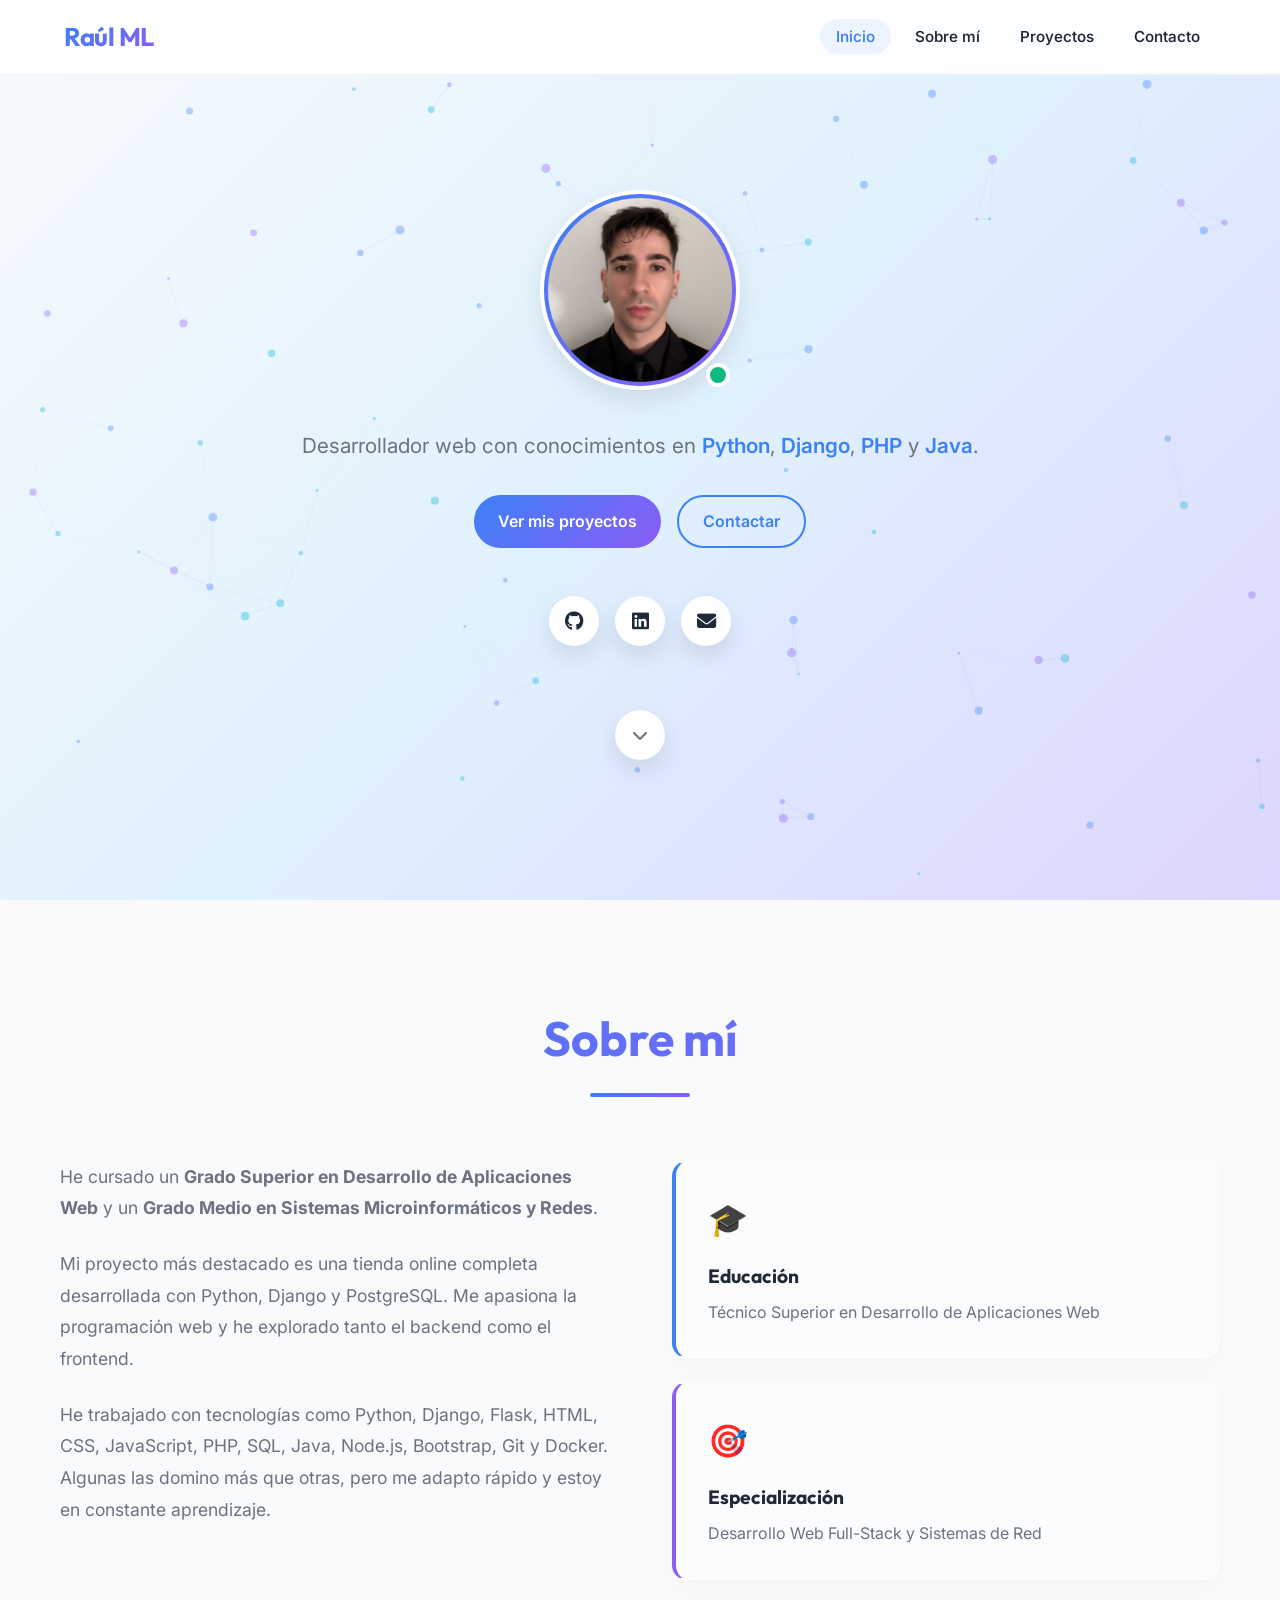
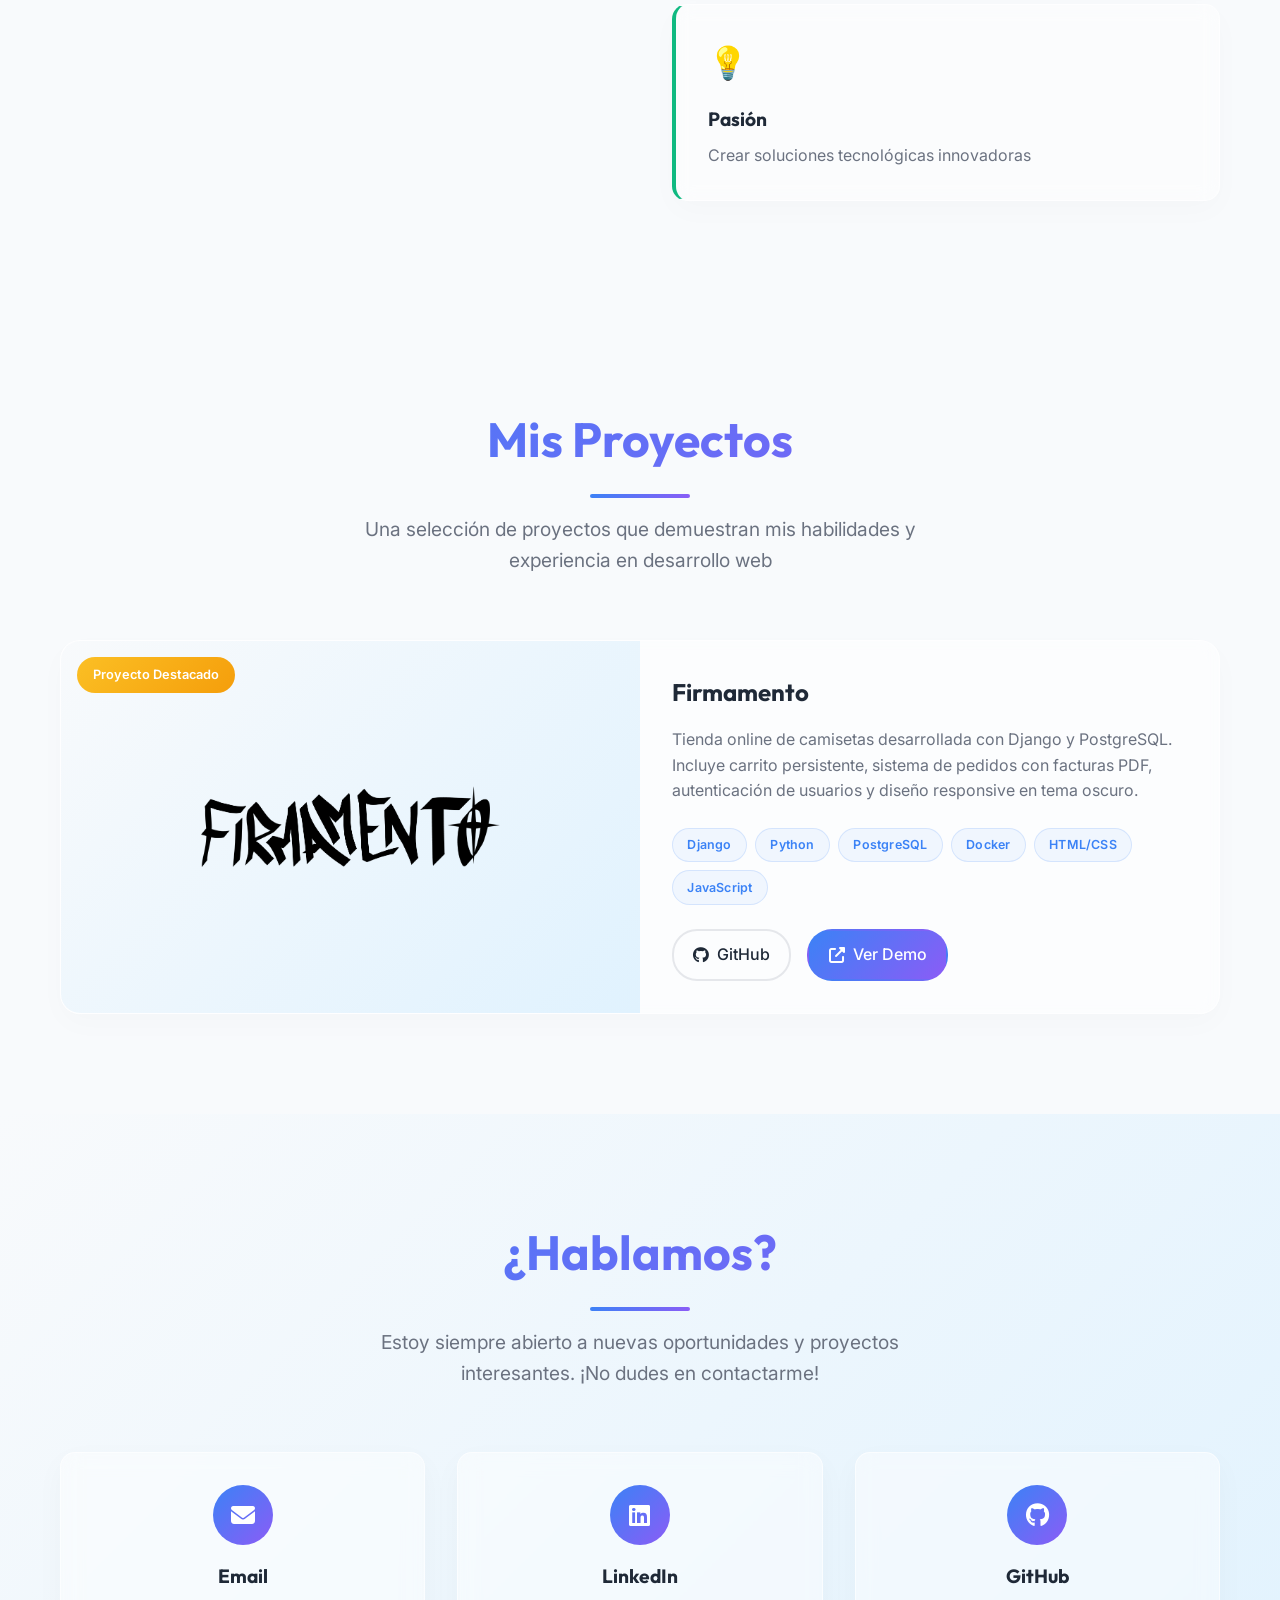
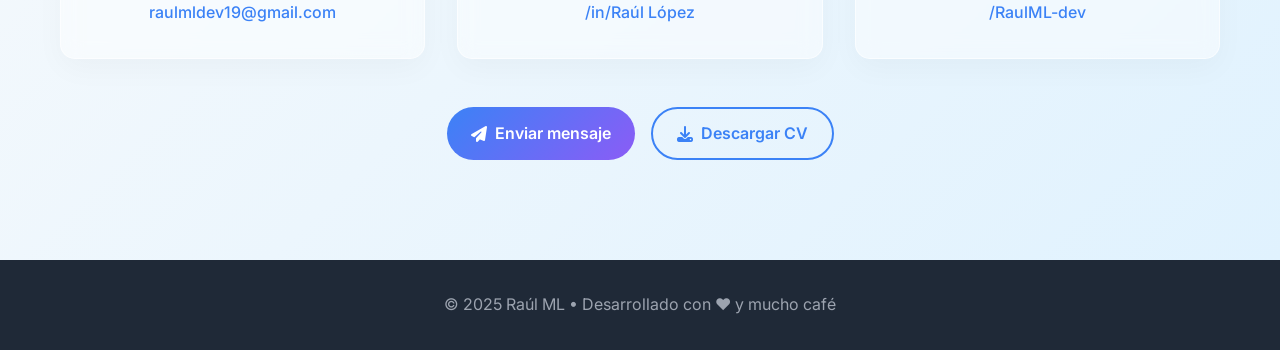
<file: index.html>
<!DOCTYPE html>
<html lang="es">

<head>
    <meta charset="UTF-8">
    <meta name="viewport" content="width=device-width, initial-scale=1.0">
    <title>Raúl ML | Desarrollador Web</title>
    <link rel="preconnect" href="https://fonts.googleapis.com">
    <link rel="preconnect" href="https://fonts.gstatic.com" crossorigin>
    <link href="https://fonts.googleapis.com/css2?family=Inter:wght@300;400;500;600;700&family=Outfit:wght@400;500;600;700;800&display=swap" rel="stylesheet">
    <link rel="stylesheet" href="style.css">
    <link rel="stylesheet" href="https://cdnjs.cloudflare.com/ajax/libs/font-awesome/6.5.0/css/all.min.css">
</head>

<body>
    <!-- Navigation -->
    <nav class="navbar" id="navbar">
        <div class="nav-container">
            <div class="nav-logo">
                <h1>Raúl ML</h1>
            </div>
            <ul class="nav-menu" id="nav-menu">
                <li><a href="#inicio" class="nav-link">Inicio</a></li>
                <li><a href="#sobre-mi" class="nav-link">Sobre mí</a></li>
                <li><a href="#proyectos" class="nav-link">Proyectos</a></li>
                <li><a href="#contacto" class="nav-link">Contacto</a></li>
            </ul>
            <div class="hamburger" id="hamburger">
                <span></span>
                <span></span>
                <span></span>
            </div>
        </div>
    </nav>

    <!-- Hero Section -->
    <section id="inicio" class="hero">
        <canvas id="hero-particles"></canvas>
        <div class="hero-container">
            <!-- Profile Photo -->
            <div class="profile-photo">
                <div class="photo-wrapper">
                    <img src="img/perfil.jpg" alt="Raúl ML - Desarrollador Web">
                    <div class="status-indicator"></div>
                </div>
            </div>

            <h1 class="hero-title">
                <span class="gradient-text">Hola, soy Raúl</span>
            </h1>

            <p class="hero-subtitle">
                Desarrollador web con conocimientos en <span class="highlight">Python</span>,
                <span class="highlight">Django</span>, <span class="highlight">PHP</span> y <span
                    class="highlight">Java</span>.

            </p>

            <div class="hero-buttons">
                <a href="#proyectos" class="btn btn-primary">Ver mis proyectos</a>
                <a href="#contacto" class="btn btn-secondary">Contactar</a>
            </div>

            <div class="social-links">
                <a href="https://github.com/RaulML-dev" target="_blank" class="social-link">
                    <i class="fab fa-github"></i>
                </a>
                <a href="https://www.linkedin.com/in/ra%C3%BAl-l%C3%B3pez-a3096a258/" target="_blank"
                    class="social-link">
                    <i class="fab fa-linkedin"></i>
                </a>
                <a href="mailto:raulmldev19@gmail.com" class="social-link">
                    <i class="fas fa-envelope"></i>
                </a>
            </div>

            <div class="scroll-indicator">
                <a href="#sobre-mi" class="scroll-btn">
                    <i class="fas fa-chevron-down"></i>
                </a>
            </div>
        </div>
    </section>

    <!-- About Section -->
    <section id="sobre-mi" class="about">
        <div class="container">
            <div class="section-header">
                <h2 class="section-title gradient-text">Sobre mí</h2>
                <div class="section-line"></div>
            </div>

            <div class="about-content">
                <div class="about-text">
                    <p>
                        He cursado un <strong>Grado Superior en Desarrollo de Aplicaciones Web</strong> y un
                        <strong>Grado Medio en Sistemas Microinformáticos y Redes</strong>.
                    </p>
                    <p>
                        Mi proyecto más destacado es una tienda online completa desarrollada con Python, Django y
                        PostgreSQL. Me apasiona la programación web y he
                        explorado tanto el backend como el frontend.
                    </p>
                    <p>
                        He trabajado con tecnologías como Python, Django, Flask, HTML, CSS, JavaScript, PHP, SQL,
                        Java, Node.js, Bootstrap, Git y Docker. Algunas las domino más que otras, pero me adapto
                        rápido y estoy en constante aprendizaje.
                    </p>
                </div>

                <div class="about-cards">
                    <div class="about-card blue">
                        <div class="card-icon">🎓</div>
                        <h3>Educación</h3>
                        <p>Técnico Superior en Desarrollo de Aplicaciones Web</p>
                    </div>
                    <div class="about-card purple">
                        <div class="card-icon">🎯</div>
                        <h3>Especialización</h3>
                        <p>Desarrollo Web Full-Stack y Sistemas de Red</p>
                    </div>
                    <div class="about-card green">
                        <div class="card-icon">💡</div>
                        <h3>Pasión</h3>
                        <p>Crear soluciones tecnológicas innovadoras</p>
                    </div>
                </div>
            </div>
        </div>
    </section>

    <!-- Skills Section -->
    <!--tion id="skills" class="skills">
        <div class="container">
            <div class="section-header">
                <h2 class="section-title gradient-text">Habilidades Técnicas</h2>
                <div class="section-line"></div>
            </div>

            <div class="skills-grid">
                <div class="skill-card">
                    <div class="skill-icon">
                        <i class="fab fa-python"></i>
                    </div>
                    <h3>Python</h3>
                    <div class="skill-bar">
                        <div class="skill-progress" data-width="90"></div>
                    </div>
                    <span class="skill-percent">90%</span>
                </div>

                <div class="skill-card">
                    <div class="skill-icon">
                        <i class="fab fa-java"></i>
                    </div>
                    <h3>Java</h3>
                    <div class="skill-bar">
                        <div class="skill-progress" data-width="85"></div>
                    </div>
                    <span class="skill-percent">85%</span>
                </div>

                <div class="skill-card">
                    <div class="skill-icon">
                        <i class="fab fa-php"></i>
                    </div>
                    <h3>PHP</h3>
                    <div class="skill-bar">
                        <div class="skill-progress" data-width="80"></div>
                    </div>
                    <span class="skill-percent">80%</span>
                </div>

                <div class="skill-card">
                    <div class="skill-icon">
                        <i class="fab fa-js"></i>
                    </div>
                    <h3>JavaScript</h3>
                    <div class="skill-bar">
                        <div class="skill-progress" data-width="75"></div>
                    </div>
                    <span class="skill-percent">75%</span>
                </div>

                <div class="skill-card">
                    <div class="skill-icon">
                        <i class="fas fa-database"></i>
                    </div>
                    <h3>MySQL</h3>
                    <div class="skill-bar">
                        <div class="skill-progress" data-width="85"></div>
                    </div>
                    <span class="skill-percent">85%</span>
                </div>

                <div class="skill-card">
                    <div class="skill-icon">
                        <i class="fab fa-django"></i>
                    </div>
                    <h3>Django</h3>
                    <div class="skill-bar">
                        <div class="skill-progress" data-width="80"></div>
                    </div>
                    <span class="skill-percent">80%</span>
                </div>


                <div class="skill-card">
                    <div class="skill-icon">
                        <i class="fab fa-git-alt"></i>
                    </div>
                    <h3>Git</h3>
                    <div class="skill-bar">
                        <div class="skill-progress" data-width="85"></div>
                    </div>
                    <span class="skill-percent">85%</span>
                </div>
            </div>
        </div>
    </section> -->

    <!-- Projects Section -->
    <section id="proyectos" class="projects">
        <div class="container">
            <div class="section-header">
                <h2 class="section-title gradient-text">Mis Proyectos</h2>
                <div class="section-line"></div>
                <p class="section-subtitle">
                    Una selección de proyectos que demuestran mis habilidades y experiencia en desarrollo web
                </p>
            </div>

            <div class="projects-grid">
                <!-- Featured Project -->
                <div class="project-card featured">
                    <div class="project-image">
                        <img src="/img/logoF.png" alt="Firmamento">
                        <div class="featured-badge">Proyecto Destacado</div>
                    </div>
                    <div class="project-content">
                        <h3>Firmamento</h3>
                        <p>
                            Tienda online de camisetas desarrollada con Django y PostgreSQL.
                            Incluye carrito persistente, sistema de pedidos con facturas PDF, autenticación de usuarios
                            y diseño responsive en tema oscuro.
                        </p>
                        <div class="project-tech">
                            <span class="tech-tag">Django</span>
                            <span class="tech-tag">Python</span>
                            <span class="tech-tag">PostgreSQL</span>
                            <span class="tech-tag">Docker</span>
                            <span class="tech-tag">HTML/CSS</span>
                            <span class="tech-tag">JavaScript</span>
                        </div>
                        <div class="project-links">
                            <a href="https://github.com/RaulML-dev/firmamentoWEB" target="_blank" class="project-link">
                                <i class="fab fa-github"></i> GitHub
                            </a>
                            <a href="firmamento.html" class="project-link primary">
                                <i class="fas fa-external-link-alt"></i> Ver Demo
                            </a>
                        </div>
                    </div>
                </div>

                <!-- LifeFlow Planner Project
                <div class="project-card featured">
                    <div class="project-image">
                        <img src="/img/icono-base.png" alt="LifeFlow Planner">
                        <div class="featured-badge" style="background-color: var(--accent-color);">PWA & Full-Stack</div>
                    </div>
                    <div class="project-content">
                        <h3>LifeFlow Planner</h3>
                        <p>
                            Aplicación Web Progresiva (PWA) de productividad y red social gamificada.
                            Incluye sistema de 'Squads', validación fotográfica en tiempo real, notificaciones push nativas y seguridad RLS con Supabase.
                        </p>
                        <div class="project-tech">
                            <span class="tech-tag">Next.js 14</span>
                            <span class="tech-tag">Supabase</span>
                            <span class="tech-tag">TypeScript</span>
                            <span class="tech-tag">Tailwind CSS</span>
                            <span class="tech-tag">PWA</span>
                        </div>
                        <div class="project-links">
                            <a href="https://github.com/RaulML-dev/lifeflow-planner" target="_blank" class="project-link">
                                <i class="fab fa-github"></i> GitHub
                            </a>
                            <a href="lifeflow.html" class="project-link primary">
                                <i class="fas fa-external-link-alt"></i> Ver Proyecto
                            </a>
                        </div>
                    </div>
                </div>
                -->
                <!-- <div class="project-card">
                    <div class="project-image">
                        <img src="/placeholder.svg?height=300&width=400" alt="Gasolinera PHP">
                    </div>
                    <div class="project-content">
                        <h3>Gasolinera PHP</h3>
                        <p>
                            Gestor web sencillo desarrollado con HTML y PHP. Implementa lógica clara y
                            estructura simple sin frameworks.
                        </p>
                        <div class="project-tech">
                            <span class="tech-tag">PHP</span>
                            <span class="tech-tag">HTML</span>
                            <span class="tech-tag">CSS</span>
                            <span class="tech-tag">MySQL</span>
                        </div>
                        <div class="project-links">
                            <a href="https://github.com/RaulML-dev/gasolinera-php" target="_blank" class="project-link">
                                <i class="fab fa-github"></i> GitHub
                            </a>
                        </div>
                    </div>
                </div>-->
            </div>
        </div>
    </section>

    <!-- Contact Section -->
    <section id="contacto" class="contact">
        <div class="container">
            <div class="section-header">
                <h2 class="section-title gradient-text">¿Hablamos?</h2>
                <div class="section-line"></div>
                <p class="section-subtitle">
                    Estoy siempre abierto a nuevas oportunidades y proyectos interesantes. ¡No dudes en
                    contactarme!
                </p>
            </div>

            <div class="contact-grid">
                <div class="contact-card">
                    <div class="contact-icon">
                        <i class="fas fa-envelope"></i>
                    </div>
                    <h3>Email</h3>
                    <a href="mailto:raulmldev19@gmail.com">raulmldev19@gmail.com</a>
                </div>

                <div class="contact-card">
                    <div class="contact-icon">
                        <i class="fab fa-linkedin"></i>
                    </div>
                    <h3>LinkedIn</h3>
                    <a href="https://www.linkedin.com/in/ra%C3%BAl-l%C3%B3pez-a3096a258/" target="_blank">/in/Raúl
                        López</a>
                </div>

                <div class="contact-card">
                    <div class="contact-icon">
                        <i class="fab fa-github"></i>
                    </div>
                    <h3>GitHub</h3>
                    <a href="https://github.com/RaulML-dev?tab=repositories" target="_blank">/RaulML-dev</a>
                </div>
            </div>

            <div class="contact-cta">
                <a href="mailto:raulmldev19@gmail.com" class="btn btn-primary">
                    <i class="fas fa-paper-plane"></i> Enviar mensaje
                </a>
                <a href="cv/CV_RAÚL_MOLINA_LOPEZ.pdf" download class="btn btn-secondary">
                    <i class="fas fa-download"></i> Descargar CV
                </a>
            </div>
        </div>
    </section>

    <!-- Footer -->
    <footer class="footer">
        <div class="container">
            <p>© 2025 Raúl ML • Desarrollado con ❤️ y mucho café</p>
        </div>
    </footer>

    <script src="script.js"></script>
</body>

</html>
</file>
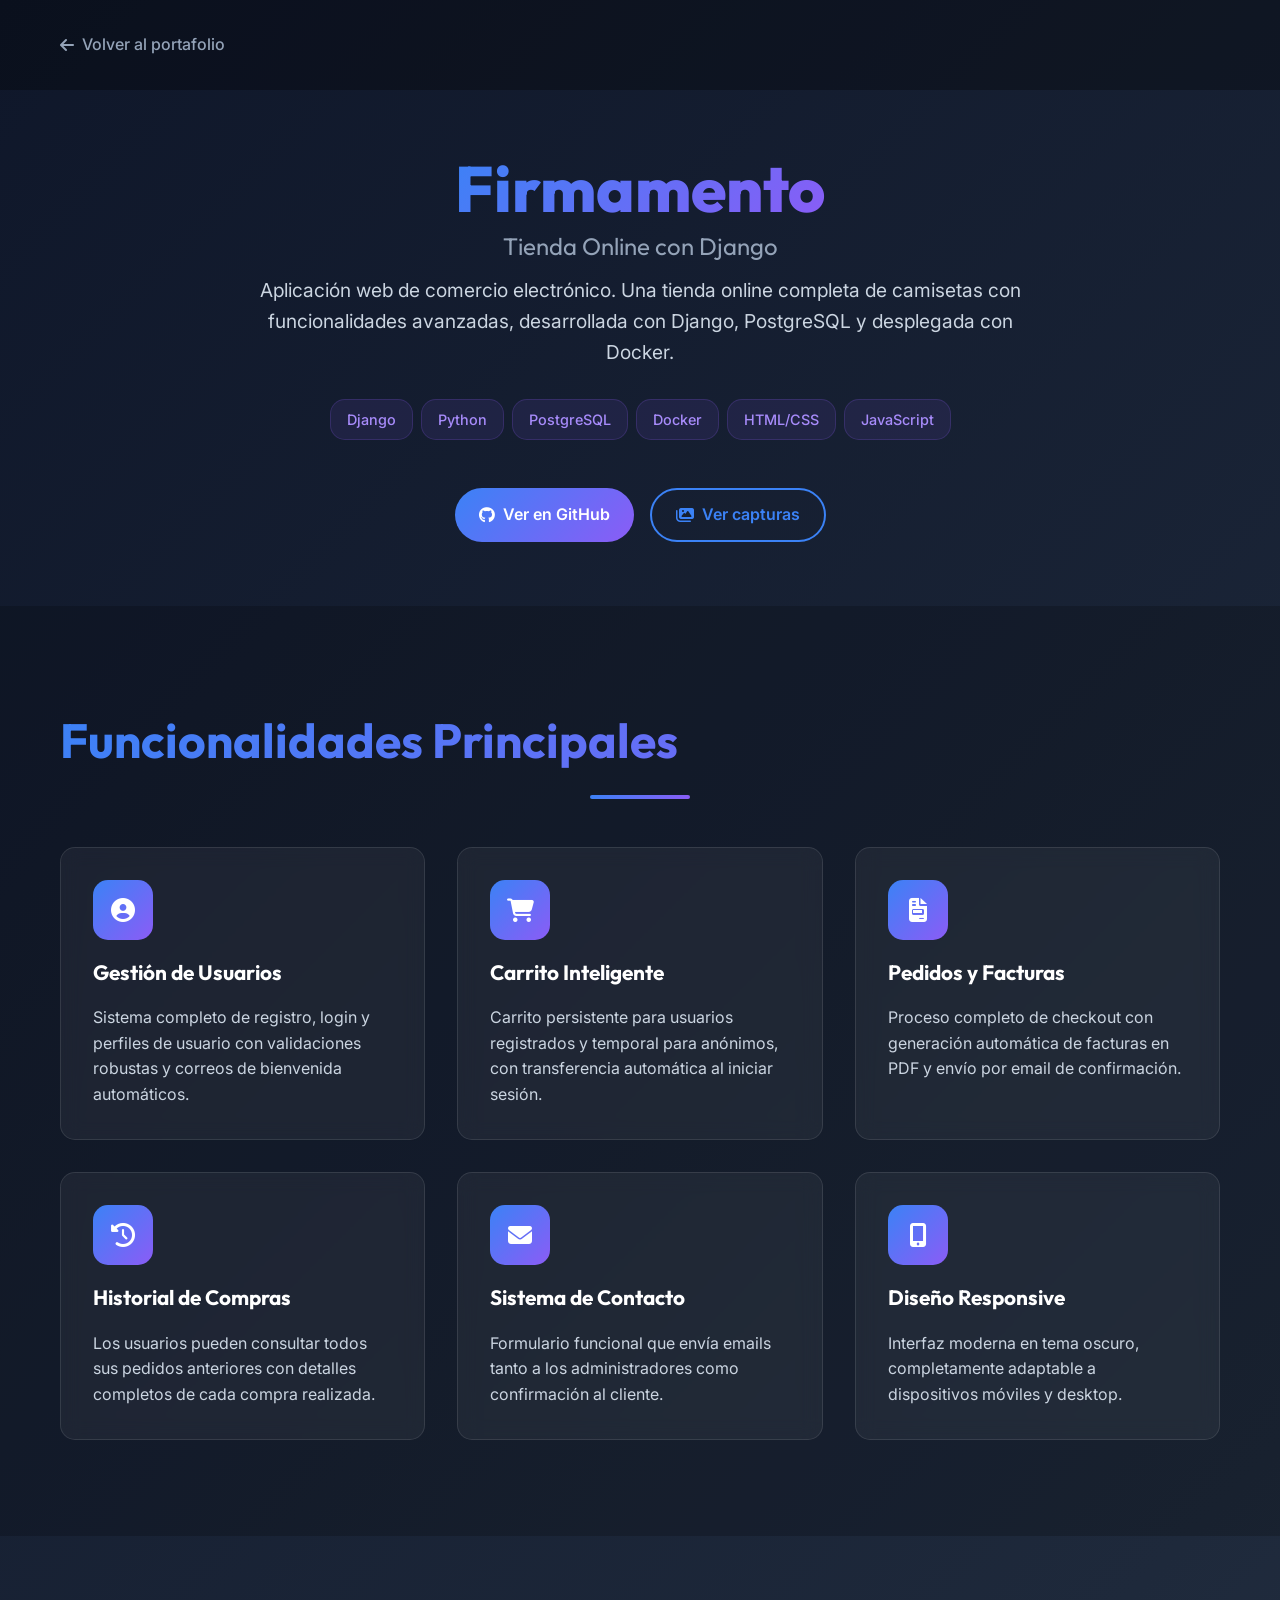
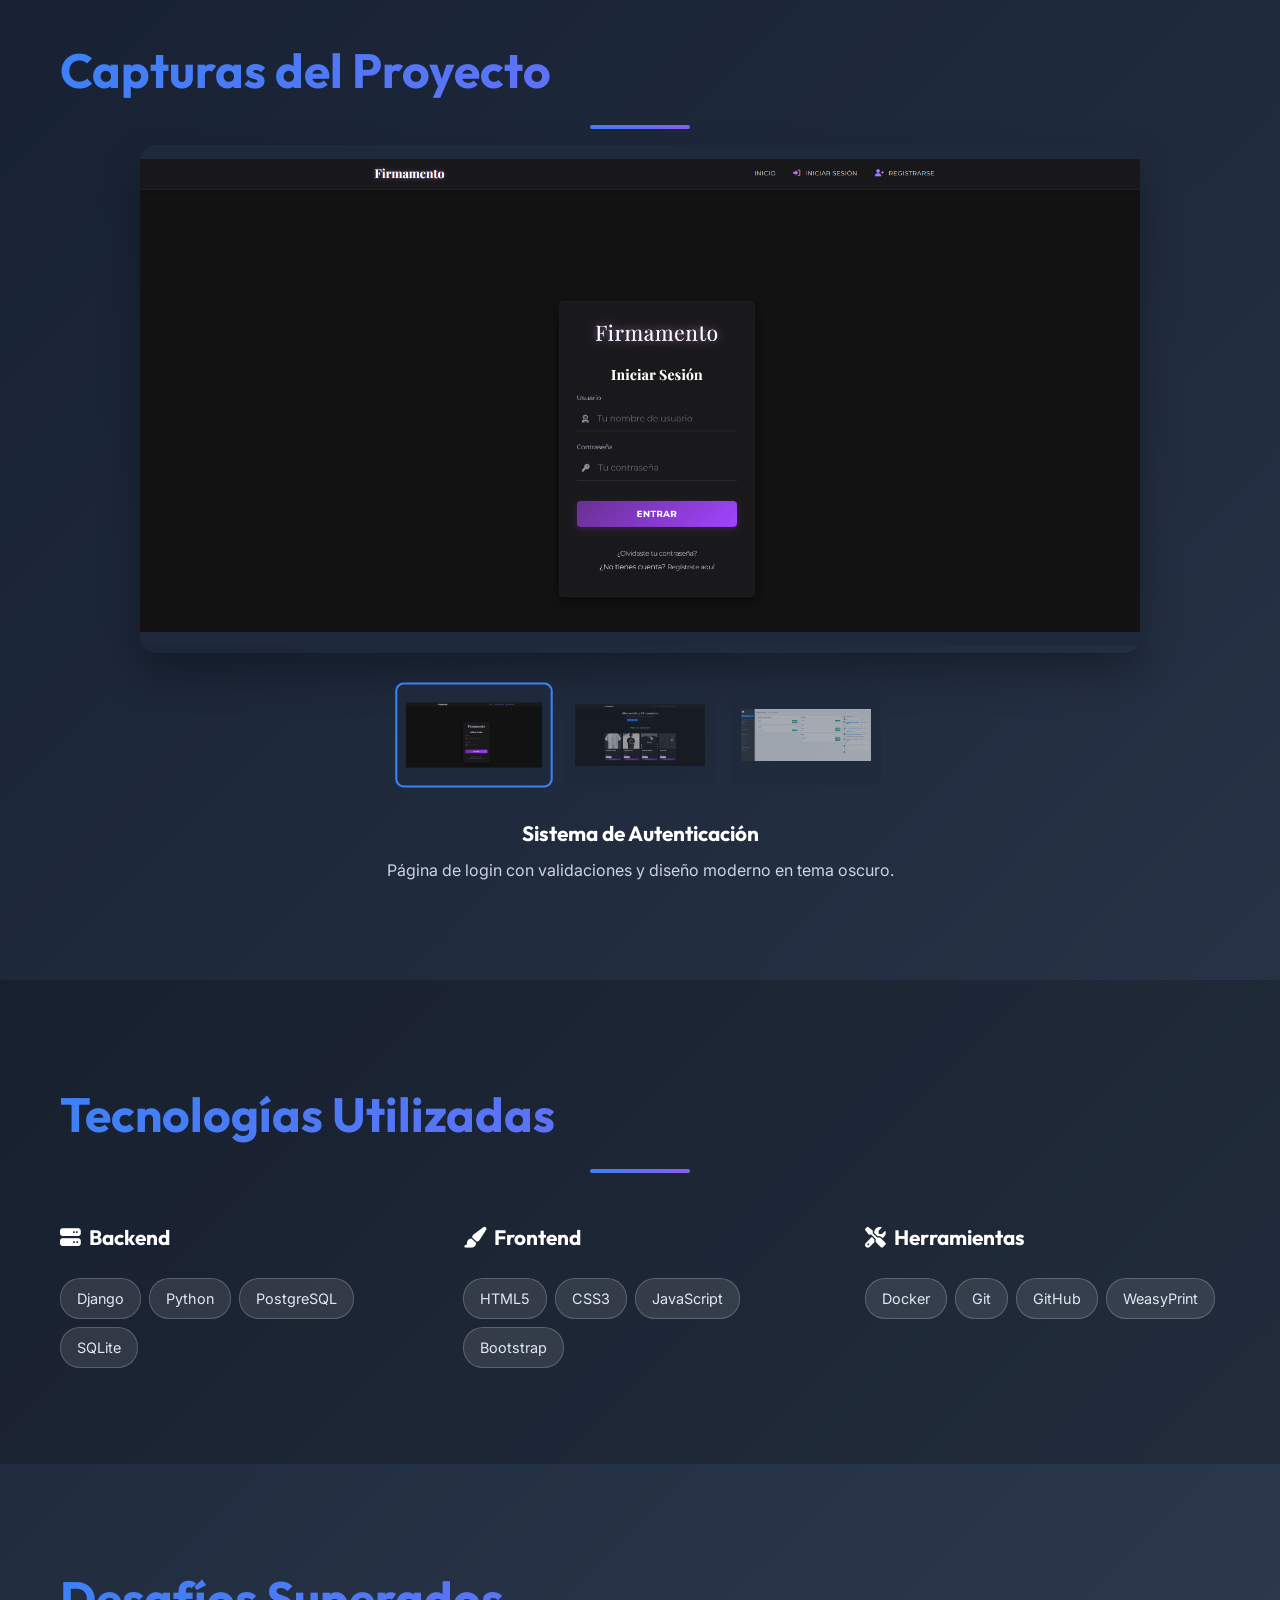
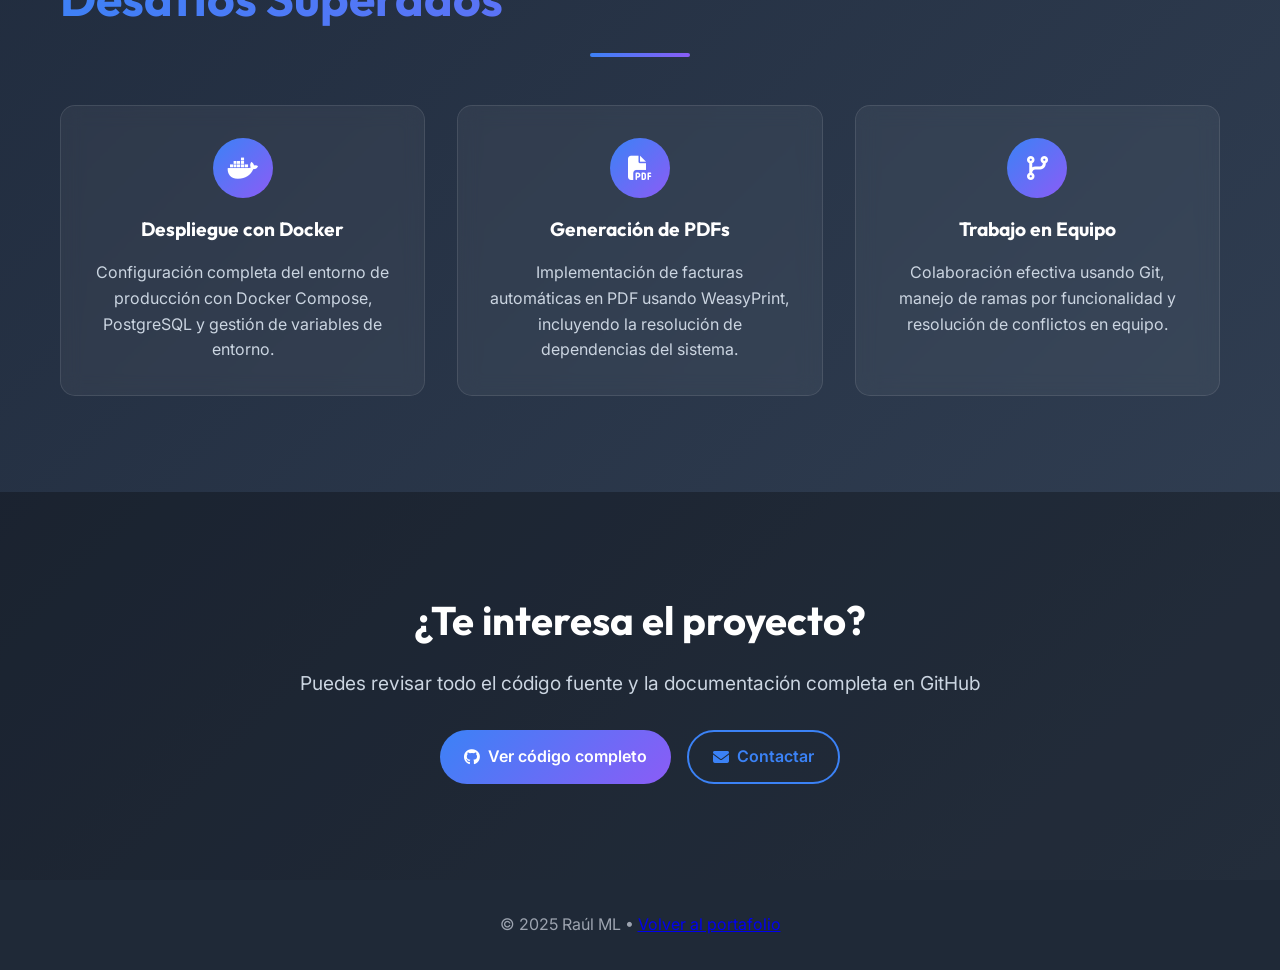
<file: firmamento.html>
<!DOCTYPE html>
<html lang="es">

<head>
    <meta charset="UTF-8">
    <meta name="viewport" content="width=device-width, initial-scale=1.0">
    <title>Firmamento - Tienda Online | Proyecto</title>
    <link rel="preconnect" href="https://fonts.googleapis.com">
    <link rel="preconnect" href="https://fonts.gstatic.com" crossorigin>
    <link href="https://fonts.googleapis.com/css2?family=Inter:wght@300;400;500;600;700&family=Outfit:wght@400;500;600;700;800&display=swap" rel="stylesheet">
    <link rel="stylesheet" href="style.css">
    <link rel="stylesheet" href="https://cdnjs.cloudflare.com/ajax/libs/font-awesome/6.5.0/css/all.min.css">
</head>

<body class="project-page">
    <!-- Header -->
    <header class="project-header">
        <div class="container">
            <a href="index.html" class="back-btn">
                <i class="fas fa-arrow-left"></i>
                Volver al portafolio
            </a>
        </div>
    </header>

    <!-- Hero del Proyecto -->
    <section class="project-hero">
        <div class="container">
            <div class="project-hero-content">


                <h1 class="project-title">
                    <span class="gradient-text">Firmamento</span>
                    <span class="project-subtitle">Tienda Online con Django</span>
                </h1>

                <p class="project-description">
                    Aplicación web de comercio electrónico.
                    Una tienda online completa de camisetas con funcionalidades avanzadas, desarrollada
                    con Django, PostgreSQL y desplegada con Docker.
                </p>

                <div class="project-tech-hero">
                    <span class="tech-tag-hero">Django</span>
                    <span class="tech-tag-hero">Python</span>
                    <span class="tech-tag-hero">PostgreSQL</span>
                    <span class="tech-tag-hero">Docker</span>
                    <span class="tech-tag-hero">HTML/CSS</span>
                    <span class="tech-tag-hero">JavaScript</span>
                </div>

                <div class="project-links-hero">
                    <a href="https://github.com/RaulML-dev/firmamentoWEB" target="_blank" class="btn btn-primary">
                        <i class="fab fa-github"></i>
                        Ver en GitHub
                    </a>
                    <a href="#demo" class="btn btn-secondary">
                        <i class="fas fa-images"></i>
                        Ver capturas
                    </a>
                </div>
            </div>
        </div>
    </section>

    <!-- Características principales -->
    <section class="project-features">
        <div class="container">
            <h2 class="section-title gradient-text">Funcionalidades Principales</h2>
            <div class="section-line"></div>

            <div class="features-grid">
                <div class="feature-card">
                    <div class="feature-icon">
                        <i class="fas fa-user-circle"></i>
                    </div>
                    <h3>Gestión de Usuarios</h3>
                    <p>Sistema completo de registro, login y perfiles de usuario con validaciones robustas y correos de
                        bienvenida automáticos.</p>
                </div>

                <div class="feature-card">
                    <div class="feature-icon">
                        <i class="fas fa-shopping-cart"></i>
                    </div>
                    <h3>Carrito Inteligente</h3>
                    <p>Carrito persistente para usuarios registrados y temporal para anónimos, con transferencia
                        automática al iniciar sesión.</p>
                </div>

                <div class="feature-card">
                    <div class="feature-icon">
                        <i class="fas fa-file-invoice"></i>
                    </div>
                    <h3>Pedidos y Facturas</h3>
                    <p>Proceso completo de checkout con generación automática de facturas en PDF y envío por email de
                        confirmación.</p>
                </div>

                <div class="feature-card">
                    <div class="feature-icon">
                        <i class="fas fa-history"></i>
                    </div>
                    <h3>Historial de Compras</h3>
                    <p>Los usuarios pueden consultar todos sus pedidos anteriores con detalles completos de cada compra
                        realizada.</p>
                </div>

                <div class="feature-card">
                    <div class="feature-icon">
                        <i class="fas fa-envelope"></i>
                    </div>
                    <h3>Sistema de Contacto</h3>
                    <p>Formulario funcional que envía emails tanto a los administradores como confirmación al cliente.
                    </p>
                </div>

                <div class="feature-card">
                    <div class="feature-icon">
                        <i class="fas fa-mobile-alt"></i>
                    </div>
                    <h3>Diseño Responsive</h3>
                    <p>Interfaz moderna en tema oscuro, completamente adaptable a dispositivos móviles y desktop.</p>
                </div>
            </div>
        </div>
    </section>

    <!-- Galería de imágenes -->
    <section id="demo" class="project-gallery">
        <div class="container">
            <h2 class="section-title gradient-text">Capturas del Proyecto</h2>
            <div class="section-line"></div>

            <div class="gallery-container">
                <div class="gallery-main">
                    <img id="mainImage" src="/img/login.png" alt="Captura principal" class="main-image">
                    <div class="image-overlay">
                        <button class="gallery-btn prev" onclick="changeImage(-1)">
                            <i class="fas fa-chevron-left"></i>
                        </button>
                        <button class="gallery-btn next" onclick="changeImage(1)">
                            <i class="fas fa-chevron-right"></i>
                        </button>
                    </div>
                </div>

                <div class="gallery-thumbnails">
                    <img src="/img/login.png" alt="Login" class="thumbnail active" onclick="setMainImage(0)">
                    <img src="/img/frontend.png" alt="Frontend" class="thumbnail" onclick="setMainImage(1)">
                    <img src="/img/Padmin.png" alt="Panel Admin" class="thumbnail" onclick="setMainImage(2)">
                </div>

                <div class="image-descriptions">
                    <div class="image-desc active">
                        <h4>Sistema de Autenticación</h4>
                        <p>Página de login con validaciones y diseño moderno en tema oscuro.</p>
                    </div>
                    <div class="image-desc">
                        <h4>Tienda Principal</h4>
                        <p>Catálogo de productos con filtros, carrito y navegación intuitiva.</p>
                    </div>
                    <div class="image-desc">
                        <h4>Panel de Administración</h4>
                        <p>Gestión completa de productos, pedidos y usuarios desde Django Admin.</p>
                    </div>
                </div>
            </div>
        </div>
    </section>

    <!-- Tecnologías utilizadas -->
    <section class="project-tech-section">
        <div class="container">
            <h2 class="section-title gradient-text">Tecnologías Utilizadas</h2>
            <div class="section-line"></div>

            <div class="tech-categories">
                <div class="tech-category">
                    <h3><i class="fas fa-server"></i> Backend</h3>
                    <div class="tech-list">
                        <span class="tech-item">Django</span>
                        <span class="tech-item">Python</span>
                        <span class="tech-item">PostgreSQL</span>
                        <span class="tech-item">SQLite</span>
                    </div>
                </div>

                <div class="tech-category">
                    <h3><i class="fas fa-paint-brush"></i> Frontend</h3>
                    <div class="tech-list">
                        <span class="tech-item">HTML5</span>
                        <span class="tech-item">CSS3</span>
                        <span class="tech-item">JavaScript</span>
                        <span class="tech-item">Bootstrap</span>
                    </div>
                </div>

                <div class="tech-category">
                    <h3><i class="fas fa-tools"></i> Herramientas</h3>
                    <div class="tech-list">
                        <span class="tech-item">Docker</span>
                        <span class="tech-item">Git</span>
                        <span class="tech-item">GitHub</span>
                        <span class="tech-item">WeasyPrint</span>
                    </div>
                </div>
            </div>
        </div>
    </section>

    <!-- Desafíos y aprendizajes -->
    <section class="project-challenges">
        <div class="container">
            <h2 class="section-title gradient-text">Desafíos Superados</h2>
            <div class="section-line"></div>

            <div class="challenges-grid">
                <div class="challenge-card">
                    <div class="challenge-icon">
                        <i class="fab fa-docker"></i>
                    </div>
                    <h3>Despliegue con Docker</h3>
                    <p>Configuración completa del entorno de producción con Docker Compose, PostgreSQL y gestión de
                        variables de entorno.</p>
                </div>

                <div class="challenge-card">
                    <div class="challenge-icon">
                        <i class="fas fa-file-pdf"></i>
                    </div>
                    <h3>Generación de PDFs</h3>
                    <p>Implementación de facturas automáticas en PDF usando WeasyPrint, incluyendo la resolución de
                        dependencias del sistema.</p>
                </div>

                <div class="challenge-card">
                    <div class="challenge-icon">
                        <i class="fas fa-code-branch"></i>
                    </div>
                    <h3>Trabajo en Equipo</h3>
                    <p>Colaboración efectiva usando Git, manejo de ramas por funcionalidad y resolución de conflictos en
                        equipo.</p>
                </div>
            </div>
        </div>
    </section>

    <!-- CTA Final -->
    <section class="project-cta">
        <div class="container">
            <div class="cta-content">
                <h2>¿Te interesa el proyecto?</h2>
                <p>Puedes revisar todo el código fuente y la documentación completa en GitHub</p>
                <div class="cta-buttons">
                    <a href="https://github.com/RaulML-dev/firmamentoWEB" target="_blank" class="btn btn-primary">
                        <i class="fab fa-github"></i>
                        Ver código completo
                    </a>
                    <a href="index.html#contacto" class="btn btn-secondary">
                        <i class="fas fa-envelope"></i>
                        Contactar
                    </a>
                </div>
            </div>
        </div>
    </section>

    <!-- Footer -->
    <footer class="footer">
        <div class="container">
            <p>© 2025 Raúl ML • <a href="index.html">Volver al portafolio</a></p>
        </div>
    </footer>

    <script>
        // Galería de imágenes
        let currentImage = 0;
        const images = [
            '/img/login.png',
            '/img/frontend.png',
            '/img/Padmin.png'
        ];

        // Inicializar con la primera imagen
        document.addEventListener('DOMContentLoaded', function () {
            setMainImage(0);
        });

        function setMainImage(index) {
            currentImage = index;
            document.getElementById('mainImage').src = images[index];

            // Actualizar thumbnails
            document.querySelectorAll('.thumbnail').forEach((thumb, i) => {
                thumb.classList.toggle('active', i === index);
            });

            // Actualizar descripciones
            document.querySelectorAll('.image-desc').forEach((desc, i) => {
                desc.classList.toggle('active', i === index);
            });
        }

        function changeImage(direction) {
            currentImage += direction;
            if (currentImage >= images.length) currentImage = 0;
            if (currentImage < 0) currentImage = images.length - 1;
            setMainImage(currentImage);
        }

        // Navegación con teclado
        document.addEventListener('keydown', (e) => {
            if (e.key === 'ArrowLeft') changeImage(-1);
            if (e.key === 'ArrowRight') changeImage(1);
        });

        // Función para ampliar imagen
        function openImageModal(imageSrc) {
            // Crear modal
            const modal = document.createElement('div');
            modal.className = 'image-modal';
            modal.innerHTML = `
                <div class="modal-overlay" onclick="closeImageModal()">
                    <div class="modal-content" onclick="event.stopPropagation()">
                        <img src="${imageSrc}" alt="Imagen ampliada" class="modal-image">
                        <button class="modal-close" onclick="closeImageModal()">
                            <i class="fas fa-times"></i>
                        </button>
                    </div>
                </div>
            `;
            document.body.appendChild(modal);
            document.body.style.overflow = 'hidden';
        }

        function closeImageModal() {
            const modal = document.querySelector('.image-modal');
            if (modal) {
                modal.remove();
                document.body.style.overflow = 'auto';
            }
        }

        // Añadir evento click a la imagen principal
        document.addEventListener('DOMContentLoaded', function () {
            const mainImage = document.getElementById('mainImage');
            mainImage.style.cursor = 'pointer';
            mainImage.addEventListener('click', function () {
                openImageModal(this.src);
            });

            // También añadir a los thumbnails
            document.querySelectorAll('.thumbnail').forEach(thumb => {
                thumb.addEventListener('click', function () {
                    // Primero cambiar la imagen principal
                    const index = Array.from(document.querySelectorAll('.thumbnail')).indexOf(this);
                    setMainImage(index);
                });

                // Doble click para ampliar
                thumb.addEventListener('dblclick', function () {
                    openImageModal(this.src);
                });
            });
        });
    </script>
</body>

</html>
</file>
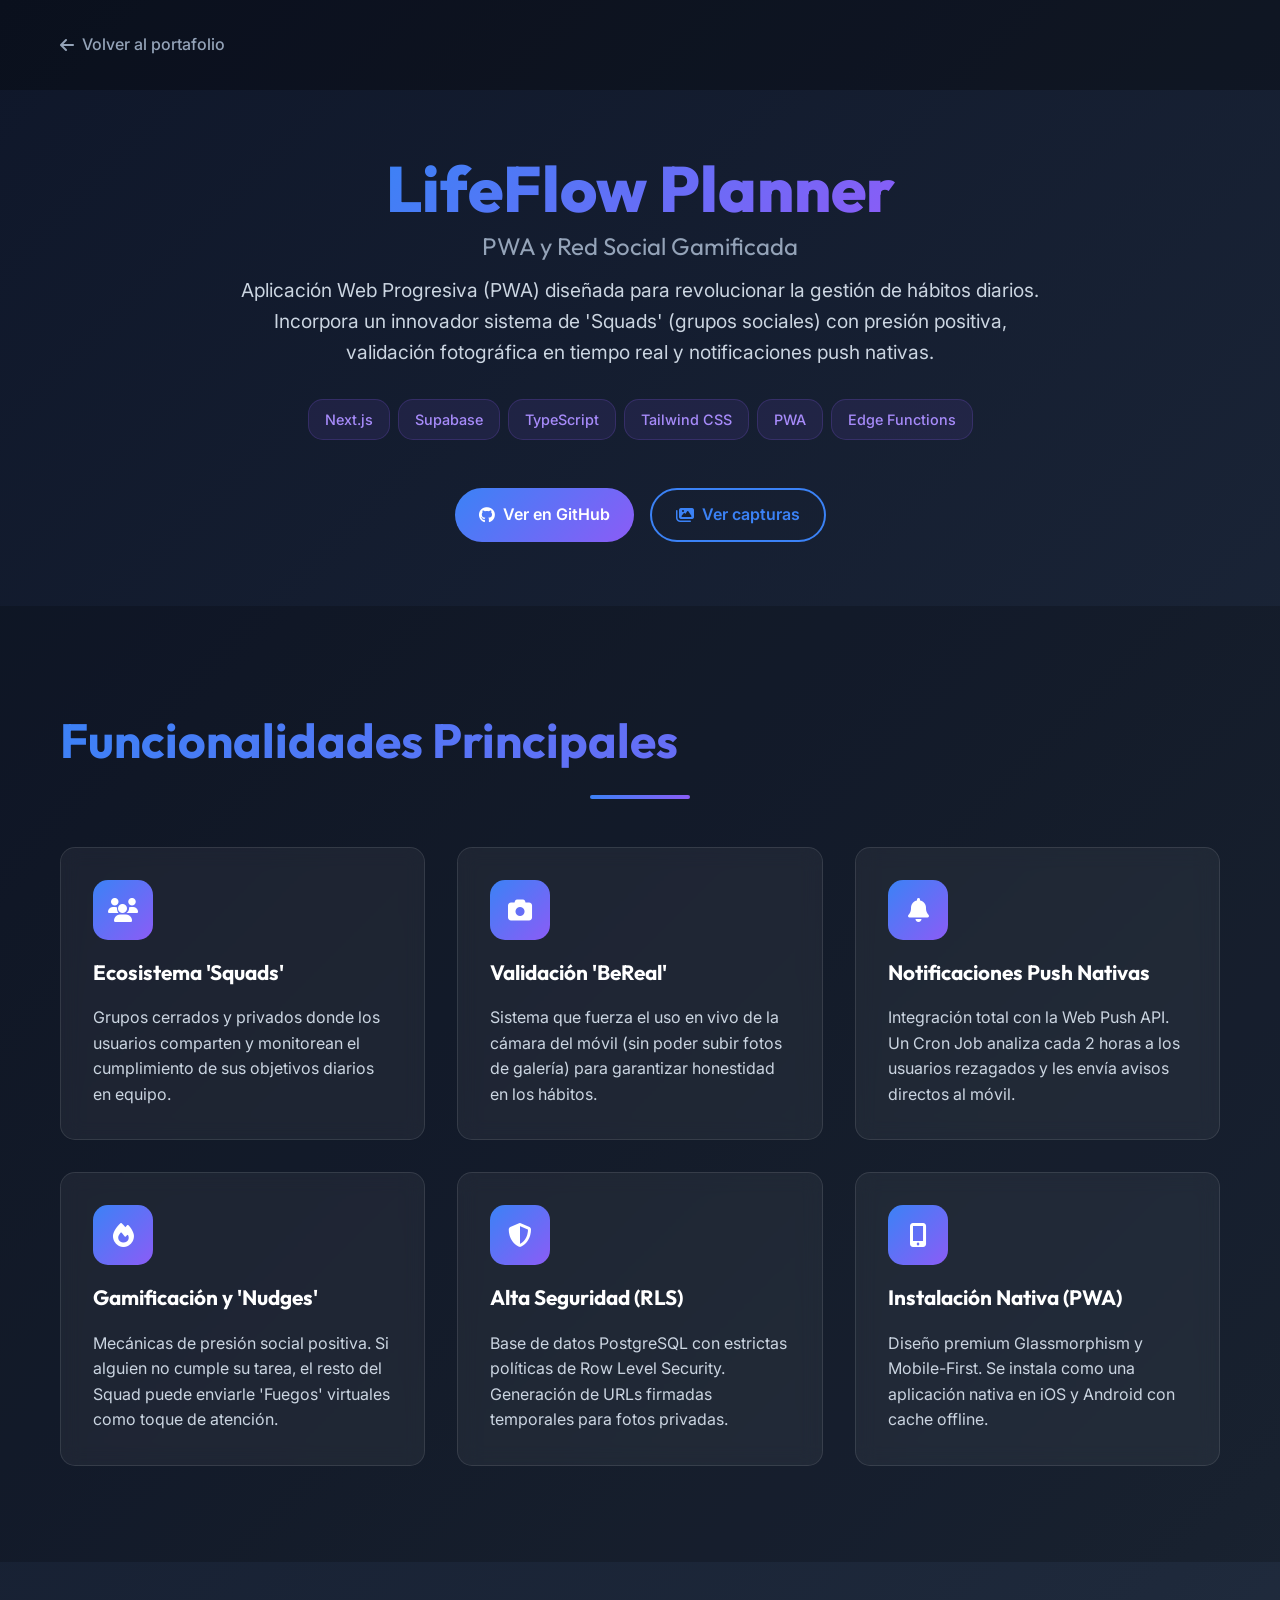
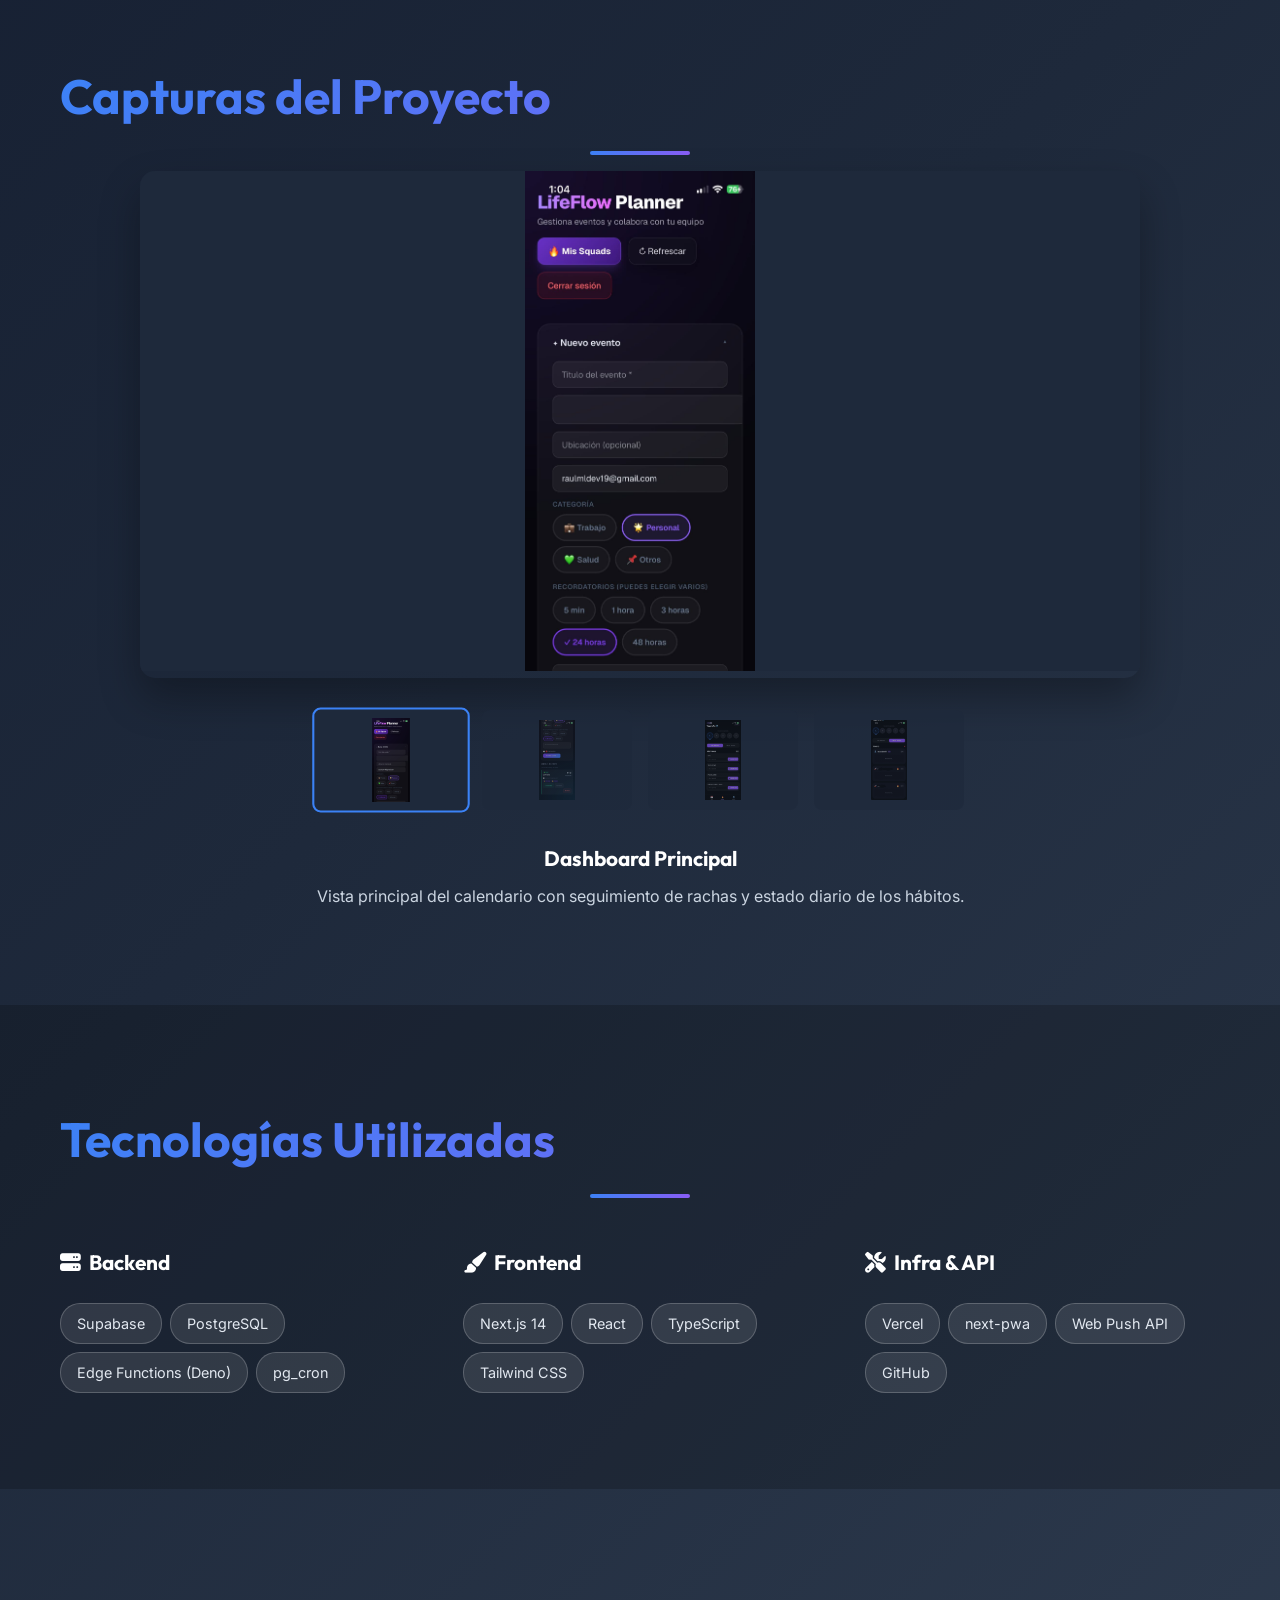
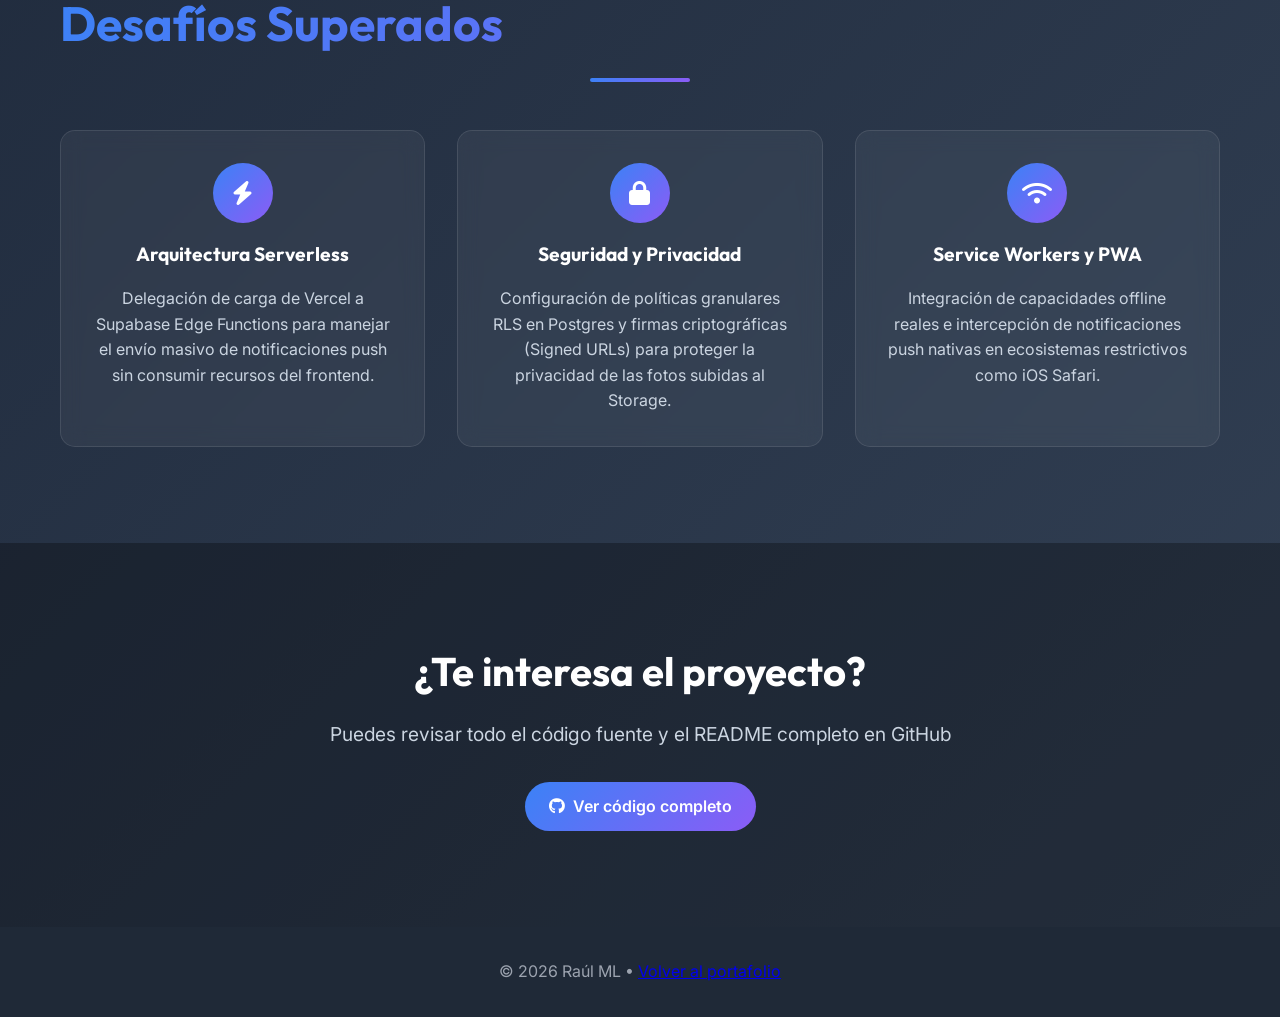
<file: lifeflow.html>
<!DOCTYPE html>
<html lang="es">

<head>
    <meta charset="UTF-8">
    <meta name="viewport" content="width=device-width, initial-scale=1.0">
    <title>LifeFlow Planner - PWA Social | Proyecto</title>
    <link rel="preconnect" href="https://fonts.googleapis.com">
    <link rel="preconnect" href="https://fonts.gstatic.com" crossorigin>
    <link href="https://fonts.googleapis.com/css2?family=Inter:wght@300;400;500;600;700&family=Outfit:wght@400;500;600;700;800&display=swap" rel="stylesheet">
    <link rel="stylesheet" href="style.css">
    <link rel="stylesheet" href="https://cdnjs.cloudflare.com/ajax/libs/font-awesome/6.5.0/css/all.min.css">
</head>

<body class="project-page">
    <!-- Header -->
    <header class="project-header">
        <div class="container">
            <a href="index.html" class="back-btn">
                <i class="fas fa-arrow-left"></i>
                Volver al portafolio
            </a>
        </div>
    </header>

    <!-- Hero del Proyecto -->
    <section class="project-hero">
        <div class="container">
            <div class="project-hero-content">


                <h1 class="project-title">
                    <span class="gradient-text">LifeFlow Planner</span>
                    <span class="project-subtitle">PWA y Red Social Gamificada</span>
                </h1>

                <p class="project-description">
                    Aplicación Web Progresiva (PWA) diseñada para revolucionar la gestión de hábitos diarios. 
                    Incorpora un innovador sistema de 'Squads' (grupos sociales) con presión positiva, validación fotográfica en tiempo real y notificaciones push nativas.
                </p>

                <div class="project-tech-hero">
                    <span class="tech-tag-hero">Next.js</span>
                    <span class="tech-tag-hero">Supabase</span>
                    <span class="tech-tag-hero">TypeScript</span>
                    <span class="tech-tag-hero">Tailwind CSS</span>
                    <span class="tech-tag-hero">PWA</span>
                    <span class="tech-tag-hero">Edge Functions</span>
                </div>

                <div class="project-links-hero">
                    <a href="https://github.com/RaulML-dev/lifeflow-planner" target="_blank" class="btn btn-primary">
                        <i class="fab fa-github"></i>
                        Ver en GitHub
                    </a>
                    <a href="#demo" class="btn btn-secondary">
                        <i class="fas fa-images"></i>
                        Ver capturas
                    </a>
                </div>
            </div>
        </div>
    </section>

    <!-- Características principales -->
    <section class="project-features">
        <div class="container">
            <h2 class="section-title gradient-text">Funcionalidades Principales</h2>
            <div class="section-line"></div>

            <div class="features-grid">
                <div class="feature-card">
                    <div class="feature-icon">
                        <i class="fas fa-users"></i>
                    </div>
                    <h3>Ecosistema 'Squads'</h3>
                    <p>Grupos cerrados y privados donde los usuarios comparten y monitorean el cumplimiento de sus objetivos diarios en equipo.</p>
                </div>

                <div class="feature-card">
                    <div class="feature-icon">
                        <i class="fas fa-camera"></i>
                    </div>
                    <h3>Validación 'BeReal'</h3>
                    <p>Sistema que fuerza el uso en vivo de la cámara del móvil (sin poder subir fotos de galería) para garantizar honestidad en los hábitos.</p>
                </div>

                <div class="feature-card">
                    <div class="feature-icon">
                        <i class="fas fa-bell"></i>
                    </div>
                    <h3>Notificaciones Push Nativas</h3>
                    <p>Integración total con la Web Push API. Un Cron Job analiza cada 2 horas a los usuarios rezagados y les envía avisos directos al móvil.</p>
                </div>

                <div class="feature-card">
                    <div class="feature-icon">
                        <i class="fas fa-fire"></i>
                    </div>
                    <h3>Gamificación y 'Nudges'</h3>
                    <p>Mecánicas de presión social positiva. Si alguien no cumple su tarea, el resto del Squad puede enviarle 'Fuegos' virtuales como toque de atención.</p>
                </div>

                <div class="feature-card">
                    <div class="feature-icon">
                        <i class="fas fa-shield-alt"></i>
                    </div>
                    <h3>Alta Seguridad (RLS)</h3>
                    <p>Base de datos PostgreSQL con estrictas políticas de Row Level Security. Generación de URLs firmadas temporales para fotos privadas.</p>
                </div>

                <div class="feature-card">
                    <div class="feature-icon">
                        <i class="fas fa-mobile-alt"></i>
                    </div>
                    <h3>Instalación Nativa (PWA)</h3>
                    <p>Diseño premium Glassmorphism y Mobile-First. Se instala como una aplicación nativa en iOS y Android con cache offline.</p>
                </div>
            </div>
        </div>
    </section>

    <!-- Galería de imágenes -->
    <section id="demo" class="project-gallery">
        <div class="container">
            <h2 class="section-title gradient-text">Capturas del Proyecto</h2>
            <div class="section-line"></div>

            <div class="gallery-container">
                <div class="gallery-main">
                    <img id="mainImage" src="/img/lifeflow1.jpg" alt="Muro Social del Squad" class="main-image">
                    <div class="image-overlay">
                        <button class="gallery-btn prev" onclick="changeImage(-1)">
                            <i class="fas fa-chevron-left"></i>
                        </button>
                        <button class="gallery-btn next" onclick="changeImage(1)">
                            <i class="fas fa-chevron-right"></i>
                        </button>
                    </div>
                </div>

                <div class="gallery-thumbnails">
                    <img src="/img/lifeflow1.jpg" alt="Muro Social" class="thumbnail active" onclick="setMainImage(0)">
                    <img src="/img/lifeflow2.jpg" alt="Calendario" class="thumbnail" onclick="setMainImage(1)">
                    <img src="/img/lifeflow3.jpg" alt="Auth" class="thumbnail" onclick="setMainImage(2)">
                    <img src="/img/lifeflow4.jpg" alt="Perfil" class="thumbnail" onclick="setMainImage(3)">
                </div>

                <div class="image-descriptions">
                    <div class="image-desc active">
                        <h4>Dashboard Principal</h4>
                        <p>Vista principal del calendario con seguimiento de rachas y estado diario de los hábitos.</p>
                    </div>
                    <div class="image-desc">
                        <h4>Gestión de Agenda</h4>
                        <p>Panel interactivo de la agenda con opciones para completar, cancelar o eliminar tareas diarias.</p>
                    </div>
                    <div class="image-desc">
                        <h4>Tareas del Squad</h4>
                        <p>Gestión interna del grupo para revisar misiones y subir evidencias fotográficas desde la cámara.</p>
                    </div>
                    <div class="image-desc">
                        <h4>Muro Social en Vivo</h4>
                        <p>Feed en tiempo real donde se muestran las tareas y fotos del día subidas por cada miembro del grupo.</p>
                    </div>
                </div>
            </div>
        </div>
    </section>

    <!-- Tecnologías utilizadas -->
    <section class="project-tech-section">
        <div class="container">
            <h2 class="section-title gradient-text">Tecnologías Utilizadas</h2>
            <div class="section-line"></div>

            <div class="tech-categories">
                <div class="tech-category">
                    <h3><i class="fas fa-server"></i> Backend</h3>
                    <div class="tech-list">
                        <span class="tech-item">Supabase</span>
                        <span class="tech-item">PostgreSQL</span>
                        <span class="tech-item">Edge Functions (Deno)</span>
                        <span class="tech-item">pg_cron</span>
                    </div>
                </div>

                <div class="tech-category">
                    <h3><i class="fas fa-paint-brush"></i> Frontend</h3>
                    <div class="tech-list">
                        <span class="tech-item">Next.js 14</span>
                        <span class="tech-item">React</span>
                        <span class="tech-item">TypeScript</span>
                        <span class="tech-item">Tailwind CSS</span>
                    </div>
                </div>

                <div class="tech-category">
                    <h3><i class="fas fa-tools"></i> Infra & API</h3>
                    <div class="tech-list">
                        <span class="tech-item">Vercel</span>
                        <span class="tech-item">next-pwa</span>
                        <span class="tech-item">Web Push API</span>
                        <span class="tech-item">GitHub</span>
                    </div>
                </div>
            </div>
        </div>
    </section>

    <!-- Desafíos y aprendizajes -->
    <section class="project-challenges">
        <div class="container">
            <h2 class="section-title gradient-text">Desafíos Superados</h2>
            <div class="section-line"></div>

            <div class="challenges-grid">
                <div class="challenge-card">
                    <div class="challenge-icon">
                        <i class="fas fa-bolt"></i>
                    </div>
                    <h3>Arquitectura Serverless</h3>
                    <p>Delegación de carga de Vercel a Supabase Edge Functions para manejar el envío masivo de notificaciones push sin consumir recursos del frontend.</p>
                </div>

                <div class="challenge-card">
                    <div class="challenge-icon">
                        <i class="fas fa-lock"></i>
                    </div>
                    <h3>Seguridad y Privacidad</h3>
                    <p>Configuración de políticas granulares RLS en Postgres y firmas criptográficas (Signed URLs) para proteger la privacidad de las fotos subidas al Storage.</p>
                </div>

                <div class="challenge-card">
                    <div class="challenge-icon">
                        <i class="fas fa-wifi"></i>
                    </div>
                    <h3>Service Workers y PWA</h3>
                    <p>Integración de capacidades offline reales e intercepción de notificaciones push nativas en ecosistemas restrictivos como iOS Safari.</p>
                </div>
            </div>
        </div>
    </section>

    <!-- CTA Final -->
    <section class="project-cta">
        <div class="container">
            <div class="cta-content">
                <h2>¿Te interesa el proyecto?</h2>
                <p>Puedes revisar todo el código fuente y el README completo en GitHub</p>
                <div class="cta-buttons">
                    <a href="https://github.com/RaulML-dev/lifeflow-planner" target="_blank" class="btn btn-primary">
                        <i class="fab fa-github"></i>
                        Ver código completo
                    </a>
                    <!-- Opcional: Link a la app real en Vercel
                    <a href="https://lifeflow-planner-qx1rwhdd2-rauls-projects-8d7bfa7c.vercel.app/" target="_blank" class="btn btn-secondary">
                        <i class="fas fa-external-link-alt"></i>
                        Ver Web en vivo
                    </a>
                    -->
                </div>
            </div>
        </div>
    </section>

    <!-- Footer -->
    <footer class="footer">
        <div class="container">
            <p>© 2026 Raúl ML • <a href="index.html">Volver al portafolio</a></p>
        </div>
    </footer>

    <script>
        // Galería de imágenes
        let currentImage = 0;
        const images = [
            '/img/lifeflow1.jpg',
            '/img/lifeflow2.jpg',
            '/img/lifeflow3.jpg',
            '/img/lifeflow4.jpg'
        ];

        // Inicializar con la primera imagen
        document.addEventListener('DOMContentLoaded', function () {
            setMainImage(0);
        });

        function setMainImage(index) {
            currentImage = index;
            document.getElementById('mainImage').src = images[index];

            // Actualizar thumbnails
            document.querySelectorAll('.thumbnail').forEach((thumb, i) => {
                thumb.classList.toggle('active', i === index);
            });

            // Actualizar descripciones
            document.querySelectorAll('.image-desc').forEach((desc, i) => {
                desc.classList.toggle('active', i === index);
            });
        }

        function changeImage(direction) {
            currentImage += direction;
            if (currentImage >= images.length) currentImage = 0;
            if (currentImage < 0) currentImage = images.length - 1;
            setMainImage(currentImage);
        }

        // Navegación con teclado
        document.addEventListener('keydown', (e) => {
            if (e.key === 'ArrowLeft') changeImage(-1);
            if (e.key === 'ArrowRight') changeImage(1);
        });

        // Función para ampliar imagen
        function openImageModal(imageSrc) {
            const modal = document.createElement('div');
            modal.className = 'image-modal';
            modal.innerHTML = `
                <div class="modal-overlay" onclick="closeImageModal()">
                    <div class="modal-content" onclick="event.stopPropagation()">
                        <img src="${imageSrc}" alt="Imagen ampliada" class="modal-image">
                        <button class="modal-close" onclick="closeImageModal()">
                            <i class="fas fa-times"></i>
                        </button>
                    </div>
                </div>
            `;
            document.body.appendChild(modal);
            document.body.style.overflow = 'hidden';
        }

        function closeImageModal() {
            const modal = document.querySelector('.image-modal');
            if (modal) {
                modal.remove();
                document.body.style.overflow = 'auto';
            }
        }

        // Añadir eventos a las imágenes
        document.addEventListener('DOMContentLoaded', function () {
            const mainImage = document.getElementById('mainImage');
            mainImage.style.cursor = 'pointer';
            mainImage.addEventListener('click', function () {
                openImageModal(this.src);
            });

            document.querySelectorAll('.thumbnail').forEach(thumb => {
                thumb.addEventListener('click', function () {
                    const index = Array.from(document.querySelectorAll('.thumbnail')).indexOf(this);
                    setMainImage(index);
                });
                thumb.addEventListener('dblclick', function () {
                    openImageModal(this.src);
                });
            });
        });
    </script>
</body>
</html>
</file>
<file: style.css>
/* Reset y Variables */
* {
    margin: 0;
    padding: 0;
    box-sizing: border-box;
}

:root {
    --primary-color: #3b82f6;
    --secondary-color: #8b5cf6;
    --accent-color: #06b6d4;
    --text-dark: #1f2937;
    --text-light: #6b7280;
    --bg-light: #f8fafc;
    --bg-white: #ffffff;
    --shadow: 0 10px 25px rgba(0, 0, 0, 0.1);
    --shadow-hover: 0 20px 40px rgba(0, 0, 0, 0.15);
    --gradient: linear-gradient(135deg, var(--primary-color), var(--secondary-color));
    --gradient-hover: linear-gradient(135deg, #2563eb, #7c3aed);
}

body {
    font-family: "Inter", -apple-system, BlinkMacSystemFont, "Segoe UI", Roboto, sans-serif;
    line-height: 1.6;
    color: var(--text-dark);
    overflow-x: hidden;
}

h1, h2, h3, h4, h5, h6 {
    font-family: "Outfit", sans-serif;
}

.container {
    max-width: 1200px;
    margin: 0 auto;
    padding: 0 20px;
}

/* Utilidades */
.gradient-text {
    background: var(--gradient);
    -webkit-background-clip: text;
    -webkit-text-fill-color: transparent;
    background-clip: text;
}

.section-header {
    text-align: center;
    margin-bottom: 4rem;
}

.section-title {
    font-size: 3rem;
    font-weight: 700;
    margin-bottom: 1rem;
}

.section-line {
    width: 100px;
    height: 4px;
    background: var(--gradient);
    margin: 0 auto 1rem;
    border-radius: 2px;
}

.section-subtitle {
    font-size: 1.2rem;
    color: var(--text-light);
    max-width: 600px;
    margin: 0 auto;
}

/* Botones */
.btn {
    display: inline-flex;
    align-items: center;
    gap: 0.5rem;
    padding: 12px 24px;
    border-radius: 50px;
    text-decoration: none;
    font-weight: 600;
    transition: all 0.3s ease;
    border: none;
    cursor: pointer;
    font-size: 1rem;
}

.btn-primary {
    background: var(--gradient);
    color: white;
}

.btn-primary:hover {
    background: var(--gradient-hover);
    transform: translateY(-2px);
    box-shadow: var(--shadow-hover);
}

.btn-secondary {
    background: transparent;
    color: var(--primary-color);
    border: 2px solid var(--primary-color);
}

.btn-secondary:hover {
    background: var(--primary-color);
    color: white;
    transform: translateY(-2px);
}

/* Navigation */
.navbar {
    position: fixed;
    top: 0;
    left: 50%;
    transform: translateX(-50%);
    width: 100%;
    height: 75px;
    background: rgba(255, 255, 255, 0.9);
    backdrop-filter: blur(12px);
    -webkit-backdrop-filter: blur(12px);
    border-bottom: 1px solid rgba(0, 0, 0, 0.05);
    z-index: 1000;
    transition: all 0.4s cubic-bezier(0.16, 1, 0.3, 1);
}

.navbar.scrolled {
    top: 15px;
    width: 90%;
    max-width: 1100px;
    height: 60px;
    border-radius: 40px;
    background: rgba(255, 255, 255, 0.75);
    backdrop-filter: blur(18px);
    -webkit-backdrop-filter: blur(18px);
    border: 1px solid rgba(255, 255, 255, 0.45);
    box-shadow: 0 10px 30px rgba(59, 130, 246, 0.06);
}

.nav-container {
    width: 100%;
    max-width: 1200px;
    margin: 0 auto;
    padding: 0 24px;
    display: flex;
    justify-content: space-between;
    align-items: center;
    height: 100%;
}

.nav-logo h1 {
    background: var(--gradient);
    -webkit-background-clip: text;
    -webkit-text-fill-color: transparent;
    background-clip: text;
    font-size: 1.6rem;
    font-weight: 700;
    letter-spacing: -0.5px;
    transition: transform 0.3s ease;
}

.nav-logo h1:hover {
    transform: scale(1.03);
}

.nav-menu {
    display: flex;
    list-style: none;
    gap: 0.5rem;
    align-items: center;
}

.nav-link {
    text-decoration: none;
    color: var(--text-dark);
    font-weight: 550;
    font-size: 0.95rem;
    padding: 8px 16px;
    border-radius: 20px;
    transition: all 0.3s cubic-bezier(0.16, 1, 0.3, 1);
}

.nav-link:hover,
.nav-link.active {
    color: var(--primary-color);
    background: rgba(59, 130, 246, 0.08);
}

.hamburger {
    display: none;
    flex-direction: column;
    cursor: pointer;
    gap: 4px;
}

.hamburger span {
    width: 25px;
    height: 3px;
    background: var(--text-dark);
    transition: all 0.3s ease;
}

/* Hero Section */
.hero {
    position: relative;
    overflow: hidden;
    min-height: 100vh;
    background: linear-gradient(135deg, #f8fafc 0%, #e0f2fe 50%, #ddd6fe 100%);
    display: flex;
    align-items: center;
    justify-content: center;
    text-align: center;
    padding: 100px 20px 50px;
}

#hero-particles {
    position: absolute;
    top: 0;
    left: 0;
    width: 100%;
    height: 100%;
    z-index: 1;
    pointer-events: none;
}

.hero-container {
    position: relative;
    z-index: 2;
    max-width: 800px;
}

.profile-photo {
    margin-bottom: 2rem;
}

.photo-wrapper {
    position: relative;
    display: inline-block;
}

.photo-wrapper img {
    width: 200px;
    height: 200px;
    border-radius: 50%;
    object-fit: cover;
    border: 4px solid white;
    box-shadow: var(--shadow);
    background: var(--gradient);
    padding: 4px;
}

.status-indicator {
    position: absolute;
    bottom: 10px;
    right: 10px;
    width: 24px;
    height: 24px;
    background: #10b981;
    border-radius: 50%;
    border: 4px solid white;
    animation: pulse 2s infinite;
}

@keyframes pulse {
    0% {
        transform: scale(1);
    }

    50% {
        transform: scale(1.1);
    }

    100% {
        transform: scale(1);
    }
}

.hero-title {
    font-size: 4rem;
    font-weight: 800;
    margin-bottom: 1.5rem;
    line-height: 1.1;
}

.hero-subtitle {
    font-size: 1.3rem;
    color: var(--text-light);
    margin-bottom: 2rem;
    line-height: 1.6;
}

.highlight {
    color: var(--primary-color);
    font-weight: 600;
}

.hero-buttons {
    display: flex;
    gap: 1rem;
    justify-content: center;
    margin-bottom: 3rem;
    flex-wrap: wrap;
}

.social-links {
    display: flex;
    gap: 1rem;
    justify-content: center;
    margin-bottom: 4rem;
}

.social-link {
    display: flex;
    align-items: center;
    justify-content: center;
    width: 50px;
    height: 50px;
    background: white;
    border-radius: 50%;
    color: var(--text-dark);
    text-decoration: none;
    box-shadow: var(--shadow);
    transition: all 0.3s ease;
    font-size: 1.2rem;
}

.social-link:hover {
    transform: translateY(-5px) scale(1.1);
    box-shadow: var(--shadow-hover);
}

.scroll-indicator {
    animation: bounce 2s infinite;
}

.scroll-btn {
    display: inline-flex;
    align-items: center;
    justify-content: center;
    width: 50px;
    height: 50px;
    background: white;
    border-radius: 50%;
    color: var(--text-light);
    text-decoration: none;
    box-shadow: var(--shadow);
    transition: all 0.3s ease;
}

.scroll-btn:hover {
    color: var(--primary-color);
    transform: translateY(-2px);
}

@keyframes bounce {

    0%,
    20%,
    50%,
    80%,
    100% {
        transform: translateY(0);
    }

    40% {
        transform: translateY(-10px);
    }

    60% {
        transform: translateY(-5px);
    }
}

/* About Section */
.about {
    padding: 100px 0;
    background: var(--bg-light);
}

.about-content {
    display: grid;
    grid-template-columns: 1fr 1fr;
    gap: 4rem;
    align-items: start;
}

.about-text p {
    font-size: 1.1rem;
    margin-bottom: 1.5rem;
    color: var(--text-light);
    line-height: 1.8;
}

.about-cards {
    display: flex;
    flex-direction: column;
    gap: 1.5rem;
}

.about-card {
    background: rgba(255, 255, 255, 0.45);
    backdrop-filter: blur(10px);
    -webkit-backdrop-filter: blur(10px);
    border: 1px solid rgba(255, 255, 255, 0.6);
    padding: 2rem;
    border-radius: 15px;
    box-shadow: 0 10px 30px rgba(0, 0, 0, 0.02);
    transition: all 0.4s cubic-bezier(0.16, 1, 0.3, 1);
    border-left: 4px solid;
}

.about-card.blue {
    border-left-color: var(--primary-color);
}

.about-card.purple {
    border-left-color: var(--secondary-color);
}

.about-card.green {
    border-left-color: #10b981;
}

.about-card:hover {
    transform: translateY(-4px);
    background: rgba(255, 255, 255, 0.85);
    border-color: rgba(255, 255, 255, 0.85);
    box-shadow: 0 15px 35px rgba(59, 130, 246, 0.08);
}

.card-icon {
    font-size: 2rem;
    margin-bottom: 1rem;
}

.about-card h3 {
    font-size: 1.2rem;
    margin-bottom: 0.5rem;
    color: var(--text-dark);
}

.about-card p {
    color: var(--text-light);
    margin: 0;
}

/* Skills Section */
.skills {
    padding: 100px 0;
    background: linear-gradient(135deg, #f8fafc 0%, #e0f2fe 100%);
}

.skills-grid {
    display: grid;
    grid-template-columns: repeat(auto-fit, minmax(280px, 1fr));
    gap: 2rem;
}

.skill-card {
    background: white;
    padding: 2rem;
    border-radius: 15px;
    box-shadow: var(--shadow);
    text-align: center;
    transition: all 0.3s ease;
}

.skill-card:hover {
    transform: translateY(-10px);
    box-shadow: var(--shadow-hover);
}

.skill-icon {
    width: 60px;
    height: 60px;
    background: linear-gradient(135deg, #e0f2fe, #ddd6fe);
    border-radius: 15px;
    display: flex;
    align-items: center;
    justify-content: center;
    margin: 0 auto 1rem;
    font-size: 1.5rem;
    color: var(--primary-color);
}

.skill-card h3 {
    font-size: 1.2rem;
    margin-bottom: 1rem;
    color: var(--text-dark);
}

.skill-bar {
    width: 100%;
    height: 8px;
    background: #e5e7eb;
    border-radius: 4px;
    overflow: hidden;
    margin-bottom: 0.5rem;
}

.skill-progress {
    height: 100%;
    background: var(--gradient);
    border-radius: 4px;
    width: 0;
    transition: width 2s ease;
}

.skill-percent {
    font-size: 0.9rem;
    color: var(--text-light);
    font-weight: 600;
}

/* Projects Section */
.projects {
    padding: 100px 0;
    background: var(--bg-light);
}

.projects-grid {
    display: grid;
    grid-template-columns: repeat(auto-fit, minmax(400px, 1fr));
    gap: 2rem;
}

.project-card {
    background: rgba(255, 255, 255, 0.5);
    backdrop-filter: blur(10px);
    -webkit-backdrop-filter: blur(10px);
    border: 1px solid rgba(255, 255, 255, 0.6);
    border-radius: 20px;
    overflow: hidden;
    box-shadow: 0 10px 30px rgba(0, 0, 0, 0.02);
    transition: all 0.4s cubic-bezier(0.16, 1, 0.3, 1);
}

.project-card.featured {
    grid-column: 1 / -1;
    display: grid;
    grid-template-columns: 1fr 1fr;
    gap: 0;
}

.project-card:hover {
    transform: translateY(-8px);
    background: rgba(255, 255, 255, 0.85);
    border-color: rgba(255, 255, 255, 0.85);
    box-shadow: 0 20px 40px rgba(59, 130, 246, 0.08);
}

.project-image {
    position: relative;
    overflow: hidden;
    display: flex;
    align-items: center;
    justify-content: center;
    background: linear-gradient(135deg, #f8fafc 0%, #e0f2fe 100%);
    padding: 2.5rem;
}

.project-image img {
    width: 60%;
    height: auto;
    max-height: 200px;
    object-fit: contain;
    transition: transform 0.3s ease;
}

.project-card:hover .project-image img {
    transform: scale(1.05);
}

.featured-badge {
    position: absolute;
    top: 1rem;
    left: 1rem;
    background: linear-gradient(135deg, #fbbf24, #f59e0b);
    color: white;
    padding: 0.5rem 1rem;
    border-radius: 20px;
    font-size: 0.8rem;
    font-weight: 600;
}

.project-content {
    padding: 2rem;
}

.project-content h3 {
    font-size: 1.5rem;
    margin-bottom: 1rem;
    color: var(--text-dark);
}

.project-content p {
    color: var(--text-light);
    margin-bottom: 1.5rem;
    line-height: 1.6;
}

.project-tech {
    display: flex;
    flex-wrap: wrap;
    gap: 0.5rem;
    margin-bottom: 1.5rem;
}

.tech-tag {
    background: rgba(59, 130, 246, 0.06);
    color: var(--primary-color);
    border: 1px solid rgba(59, 130, 246, 0.15);
    padding: 0.4rem 0.9rem;
    border-radius: 20px;
    font-size: 0.78rem;
    font-weight: 600;
    letter-spacing: 0.2px;
}

.project-links {
    display: flex;
    gap: 1rem;
}

.project-link {
    display: inline-flex;
    align-items: center;
    gap: 0.5rem;
    padding: 0.7rem 1.2rem;
    border-radius: 25px;
    text-decoration: none;
    font-weight: 500;
    transition: all 0.3s ease;
    border: 2px solid #e5e7eb;
    color: var(--text-dark);
}

.project-link.primary {
    background: var(--gradient);
    color: white;
    border-color: transparent;
}

.project-link:hover {
    transform: translateY(-2px);
}

/* Contact Section */
.contact {
    padding: 100px 0;
    background: linear-gradient(135deg, #f8fafc 0%, #e0f2fe 100%);
}

.contact-grid {
    display: grid;
    grid-template-columns: repeat(auto-fit, minmax(250px, 1fr));
    gap: 2rem;
    margin-bottom: 3rem;
}

.contact-card {
    background: rgba(255, 255, 255, 0.45);
    backdrop-filter: blur(10px);
    -webkit-backdrop-filter: blur(10px);
    border: 1px solid rgba(255, 255, 255, 0.6);
    padding: 2rem;
    border-radius: 15px;
    box-shadow: 0 10px 30px rgba(0, 0, 0, 0.03);
    text-align: center;
    transition: all 0.4s cubic-bezier(0.16, 1, 0.3, 1);
}

.contact-card:hover {
    transform: translateY(-6px);
    background: rgba(255, 255, 255, 0.85);
    border-color: rgba(255, 255, 255, 0.85);
    box-shadow: 0 15px 35px rgba(59, 130, 246, 0.08);
}

.contact-icon {
    width: 60px;
    height: 60px;
    background: var(--gradient);
    border-radius: 50%;
    display: flex;
    align-items: center;
    justify-content: center;
    margin: 0 auto 1rem;
    color: white;
    font-size: 1.5rem;
}

.contact-card h3 {
    font-size: 1.2rem;
    margin-bottom: 0.5rem;
    color: var(--text-dark);
}

.contact-card a {
    color: var(--primary-color);
    text-decoration: none;
    font-weight: 500;
}

.contact-card a:hover {
    text-decoration: underline;
}

.contact-cta {
    text-align: center;
    display: flex;
    gap: 1rem;
    justify-content: center;
    flex-wrap: wrap;
}

/* Footer */
.footer {
    background: #1f2937;
    color: white;
    padding: 2rem 0;
    text-align: center;
}

.footer p {
    color: #9ca3af;
}

/* Estilos para un solo proyecto */
.projects-grid.single-project {
    display: flex;
    justify-content: center;
}

.project-card.featured-single {
    max-width: 800px;
    width: 100%;
    display: grid;
    grid-template-columns: 1fr 1fr;
    gap: 0;
}

/* Responsive Design */
@media (max-width: 768px) {
    .hamburger {
        display: flex;
    }

    .nav-menu {
        position: absolute;
        top: 100%;
        left: 0;
        width: 100%;
        height: auto;
        background: rgba(255, 255, 255, 0.95);
        backdrop-filter: blur(15px);
        -webkit-backdrop-filter: blur(15px);
        flex-direction: column;
        gap: 0.5rem;
        padding: 1.5rem;
        border-radius: 24px;
        border: 1px solid rgba(255, 255, 255, 0.5);
        box-shadow: 0 15px 30px rgba(59, 130, 246, 0.08);
        transform: translateY(-15px);
        opacity: 0;
        pointer-events: none;
        transition: all 0.3s cubic-bezier(0.16, 1, 0.3, 1);
    }

    .nav-menu.active {
        transform: translateY(10px);
        opacity: 1;
        pointer-events: all;
    }

    .hero-title {
        font-size: 2.5rem;
    }

    .section-title {
        font-size: 2rem;
    }

    .about-content {
        grid-template-columns: 1fr;
        gap: 2rem;
    }

    .project-card.featured {
        grid-template-columns: 1fr;
    }

    .hero-buttons {
        flex-direction: column;
        align-items: center;
    }

    .contact-cta {
        flex-direction: column;
        align-items: center;
    }

    .projects-grid {
        grid-template-columns: 1fr;
    }
}

@media (max-width: 480px) {
    .container {
        padding: 0 15px;
    }

    .hero {
        padding: 80px 15px 30px;
    }

    .photo-wrapper img {
        width: 150px;
        height: 150px;
    }

    .hero-title {
        font-size: 2rem;
    }

    .hero-subtitle {
        font-size: 1.1rem;
    }

    .skills-grid {
        grid-template-columns: 1fr;
    }
}

/* Animaciones de entrada */
.fade-in {
    opacity: 0;
    transform: translateY(30px);
    transition: all 0.6s ease;
}

.fade-in.visible {
    opacity: 1;
    transform: translateY(0);
}

/* Update Skill Percentages */
.skill-card[data-skill="python"] .skill-progress {
    width: 75%;
}

.skill-card[data-skill="java"] .skill-progress {
    width: 70%;
}

.skill-card[data-skill="php"] .skill-progress {
    width: 65%;
}

.skill-card[data-skill="javascript"] .skill-progress {
    width: 60%;
}

.skill-card[data-skill="mysql"] .skill-progress {
    width: 70%;
}

.skill-card[data-skill="django"] .skill-progress {
    width: 70%;
}

.skill-card[data-skill="git"] .skill-progress {
    width: 75%;
}

/* Estilos para la página del proyecto */
.project-page {
    background: linear-gradient(135deg, #0f172a 0%, #1e293b 50%, #334155 100%);
    color: white;
    min-height: 100vh;
}

.project-header {
    padding: 2rem 0;
    background: rgba(0, 0, 0, 0.3);
}

.back-btn {
    display: inline-flex;
    align-items: center;
    gap: 0.5rem;
    color: #94a3b8;
    text-decoration: none;
    font-weight: 500;
    transition: all 0.3s ease;
}

.back-btn:hover {
    color: white;
    transform: translateX(-5px);
}

.project-hero {
    padding: 4rem 0;
    text-align: center;
}

.project-badge {
    display: inline-flex;
    align-items: center;
    gap: 0.5rem;
    background: rgba(59, 130, 246, 0.1);
    color: #60a5fa;
    padding: 0.5rem 1rem;
    border-radius: 20px;
    font-size: 0.9rem;
    margin-bottom: 2rem;
    border: 1px solid rgba(59, 130, 246, 0.2);
}

.project-title {
    font-size: 4rem;
    font-weight: 800;
    margin-bottom: 1rem;
    line-height: 1.1;
}

.project-subtitle {
    display: block;
    font-size: 1.5rem;
    color: #94a3b8;
    font-weight: 400;
    margin-top: 0.5rem;
}

.project-description {
    font-size: 1.2rem;
    color: #cbd5e1;
    max-width: 800px;
    margin: 0 auto 2rem;
    line-height: 1.6;
}

.project-tech-hero {
    display: flex;
    flex-wrap: wrap;
    gap: 0.5rem;
    justify-content: center;
    margin-bottom: 3rem;
}

.tech-tag-hero {
    background: rgba(139, 92, 246, 0.1);
    color: #a78bfa;
    padding: 0.5rem 1rem;
    border-radius: 15px;
    font-size: 0.9rem;
    font-weight: 500;
    border: 1px solid rgba(139, 92, 246, 0.2);
}

.project-links-hero {
    display: flex;
    gap: 1rem;
    justify-content: center;
    flex-wrap: wrap;
}

.project-features {
    padding: 6rem 0;
    background: rgba(0, 0, 0, 0.2);
}

.features-grid {
    display: grid;
    grid-template-columns: repeat(auto-fit, minmax(300px, 1fr));
    gap: 2rem;
    margin-top: 3rem;
}

.feature-card {
    background: rgba(255, 255, 255, 0.05);
    padding: 2rem;
    border-radius: 15px;
    border: 1px solid rgba(255, 255, 255, 0.1);
    transition: all 0.3s ease;
    backdrop-filter: blur(10px);
}

.feature-card:hover {
    transform: translateY(-5px);
    background: rgba(255, 255, 255, 0.08);
    border-color: rgba(59, 130, 246, 0.3);
}

.feature-icon {
    width: 60px;
    height: 60px;
    background: var(--gradient);
    border-radius: 15px;
    display: flex;
    align-items: center;
    justify-content: center;
    margin-bottom: 1rem;
    font-size: 1.5rem;
    color: white;
}

.feature-card h3 {
    font-size: 1.3rem;
    margin-bottom: 1rem;
    color: white;
}

.feature-card p {
    color: #cbd5e1;
    line-height: 1.6;
}

.project-gallery {
    padding: 6rem 0;
}

.gallery-container {
    max-width: 1000px;
    margin: 0 auto;
}

.gallery-main {
    position: relative;
    margin-bottom: 2rem;
    border-radius: 15px;
    overflow: hidden;
    box-shadow: 0 20px 40px rgba(0, 0, 0, 0.3);
}

.main-image {
    width: 100%;
    height: 500px;
    object-fit: contain;
    background: #1e293b;
}

.image-overlay {
    position: absolute;
    inset: 0;
    display: flex;
    align-items: center;
    justify-content: space-between;
    padding: 1rem;
    opacity: 0;
    transition: opacity 0.3s ease;
}

.gallery-main:hover .image-overlay {
    opacity: 1;
}

.gallery-btn {
    background: rgba(0, 0, 0, 0.7);
    color: white;
    border: none;
    width: 50px;
    height: 50px;
    border-radius: 50%;
    cursor: pointer;
    transition: all 0.3s ease;
    backdrop-filter: blur(10px);
}

.gallery-btn:hover {
    background: rgba(0, 0, 0, 0.9);
    transform: scale(1.1);
}

.gallery-thumbnails {
    display: flex;
    gap: 1rem;
    justify-content: center;
    margin-bottom: 2rem;
    flex-wrap: wrap;
}

.thumbnail {
    width: 150px;
    height: 100px;
    object-fit: contain;
    border-radius: 8px;
    cursor: pointer;
    opacity: 0.6;
    transition: all 0.3s ease;
    border: 2px solid transparent;
    background: #1e293b;
    padding: 0.5rem;
}

.thumbnail.active,
.thumbnail:hover {
    opacity: 1;
    border-color: var(--primary-color);
    transform: scale(1.05);
}

.image-descriptions {
    text-align: center;
}

.image-desc {
    display: none;
}

.image-desc.active {
    display: block;
}

.image-desc h4 {
    font-size: 1.3rem;
    margin-bottom: 0.5rem;
    color: white;
}

.image-desc p {
    color: #cbd5e1;
}

.project-tech-section {
    padding: 6rem 0;
    background: rgba(0, 0, 0, 0.2);
}

.tech-categories {
    display: grid;
    grid-template-columns: repeat(auto-fit, minmax(250px, 1fr));
    gap: 3rem;
    margin-top: 3rem;
}

.tech-category h3 {
    display: flex;
    align-items: center;
    gap: 0.5rem;
    font-size: 1.3rem;
    margin-bottom: 1.5rem;
    color: white;
}

.tech-list {
    display: flex;
    flex-wrap: wrap;
    gap: 0.5rem;
}

.tech-item {
    background: rgba(255, 255, 255, 0.1);
    color: #e2e8f0;
    padding: 0.5rem 1rem;
    border-radius: 20px;
    font-size: 0.9rem;
    border: 1px solid rgba(255, 255, 255, 0.2);
}

.project-challenges {
    padding: 6rem 0;
}

.challenges-grid {
    display: grid;
    grid-template-columns: repeat(auto-fit, minmax(300px, 1fr));
    gap: 2rem;
    margin-top: 3rem;
}

.challenge-card {
    background: rgba(255, 255, 255, 0.05);
    padding: 2rem;
    border-radius: 15px;
    border: 1px solid rgba(255, 255, 255, 0.1);
    transition: all 0.3s ease;
    backdrop-filter: blur(10px);
    text-align: center;
}

.challenge-card:hover {
    transform: translateY(-5px);
    background: rgba(255, 255, 255, 0.08);
}

.challenge-icon {
    width: 60px;
    height: 60px;
    background: var(--gradient);
    border-radius: 50%;
    display: flex;
    align-items: center;
    justify-content: center;
    margin: 0 auto 1rem;
    font-size: 1.5rem;
    color: white;
}

.challenge-card h3 {
    font-size: 1.2rem;
    margin-bottom: 1rem;
    color: white;
}

.challenge-card p {
    color: #cbd5e1;
    line-height: 1.6;
}

.project-cta {
    padding: 6rem 0;
    background: rgba(0, 0, 0, 0.3);
    text-align: center;
}

.cta-content h2 {
    font-size: 2.5rem;
    margin-bottom: 1rem;
    color: white;
}

.cta-content p {
    font-size: 1.2rem;
    color: #cbd5e1;
    margin-bottom: 2rem;
}

.cta-buttons {
    display: flex;
    gap: 1rem;
    justify-content: center;
    flex-wrap: wrap;
}

/* Responsive para proyecto */
@media (max-width: 768px) {
    .project-title {
        font-size: 2.5rem;
    }

    .project-subtitle {
        font-size: 1.2rem;
    }

    .gallery-thumbnails {
        flex-wrap: wrap;
    }

    .thumbnail {
        width: 120px;
        height: 80px;
    }

    .tech-categories {
        grid-template-columns: 1fr;
    }

    .cta-buttons {
        flex-direction: column;
        align-items: center;
    }

    .main-image {
        height: 300px;
    }
}

@media (max-width: 768px) {
    .project-card.featured-single {
        grid-template-columns: 1fr;
        max-width: 500px;
    }
}

/* Modal para ampliar imágenes */
.image-modal {
    position: fixed;
    top: 0;
    left: 0;
    width: 100%;
    height: 100%;
    z-index: 9999;
    animation: fadeIn 0.3s ease;
}

.modal-overlay {
    position: absolute;
    top: 0;
    left: 0;
    width: 100%;
    height: 100%;
    background: rgba(0, 0, 0, 0.9);
    display: flex;
    align-items: center;
    justify-content: center;
    padding: 2rem;
}

.modal-content {
    position: relative;
    max-width: 90vw;
    max-height: 90vh;
    display: flex;
    align-items: center;
    justify-content: center;
}

.modal-image {
    max-width: 100%;
    max-height: 100%;
    object-fit: contain;
    border-radius: 10px;
    box-shadow: 0 20px 60px rgba(0, 0, 0, 0.5);
}

.modal-close {
    position: absolute;
    top: -15px;
    right: -15px;
    width: 40px;
    height: 40px;
    background: rgba(255, 255, 255, 0.9);
    border: none;
    border-radius: 50%;
    cursor: pointer;
    display: flex;
    align-items: center;
    justify-content: center;
    font-size: 1.2rem;
    color: #333;
    transition: all 0.3s ease;
}

.modal-close:hover {
    background: white;
    transform: scale(1.1);
}

@keyframes fadeIn {
    from {
        opacity: 0;
    }

    to {
        opacity: 1;
    }
}

/* Cursor pointer para imagen principal */
.main-image {
    cursor: pointer;
    transition: transform 0.3s ease;
}

.main-image:hover {
    transform: scale(1.02);
}
</file>
